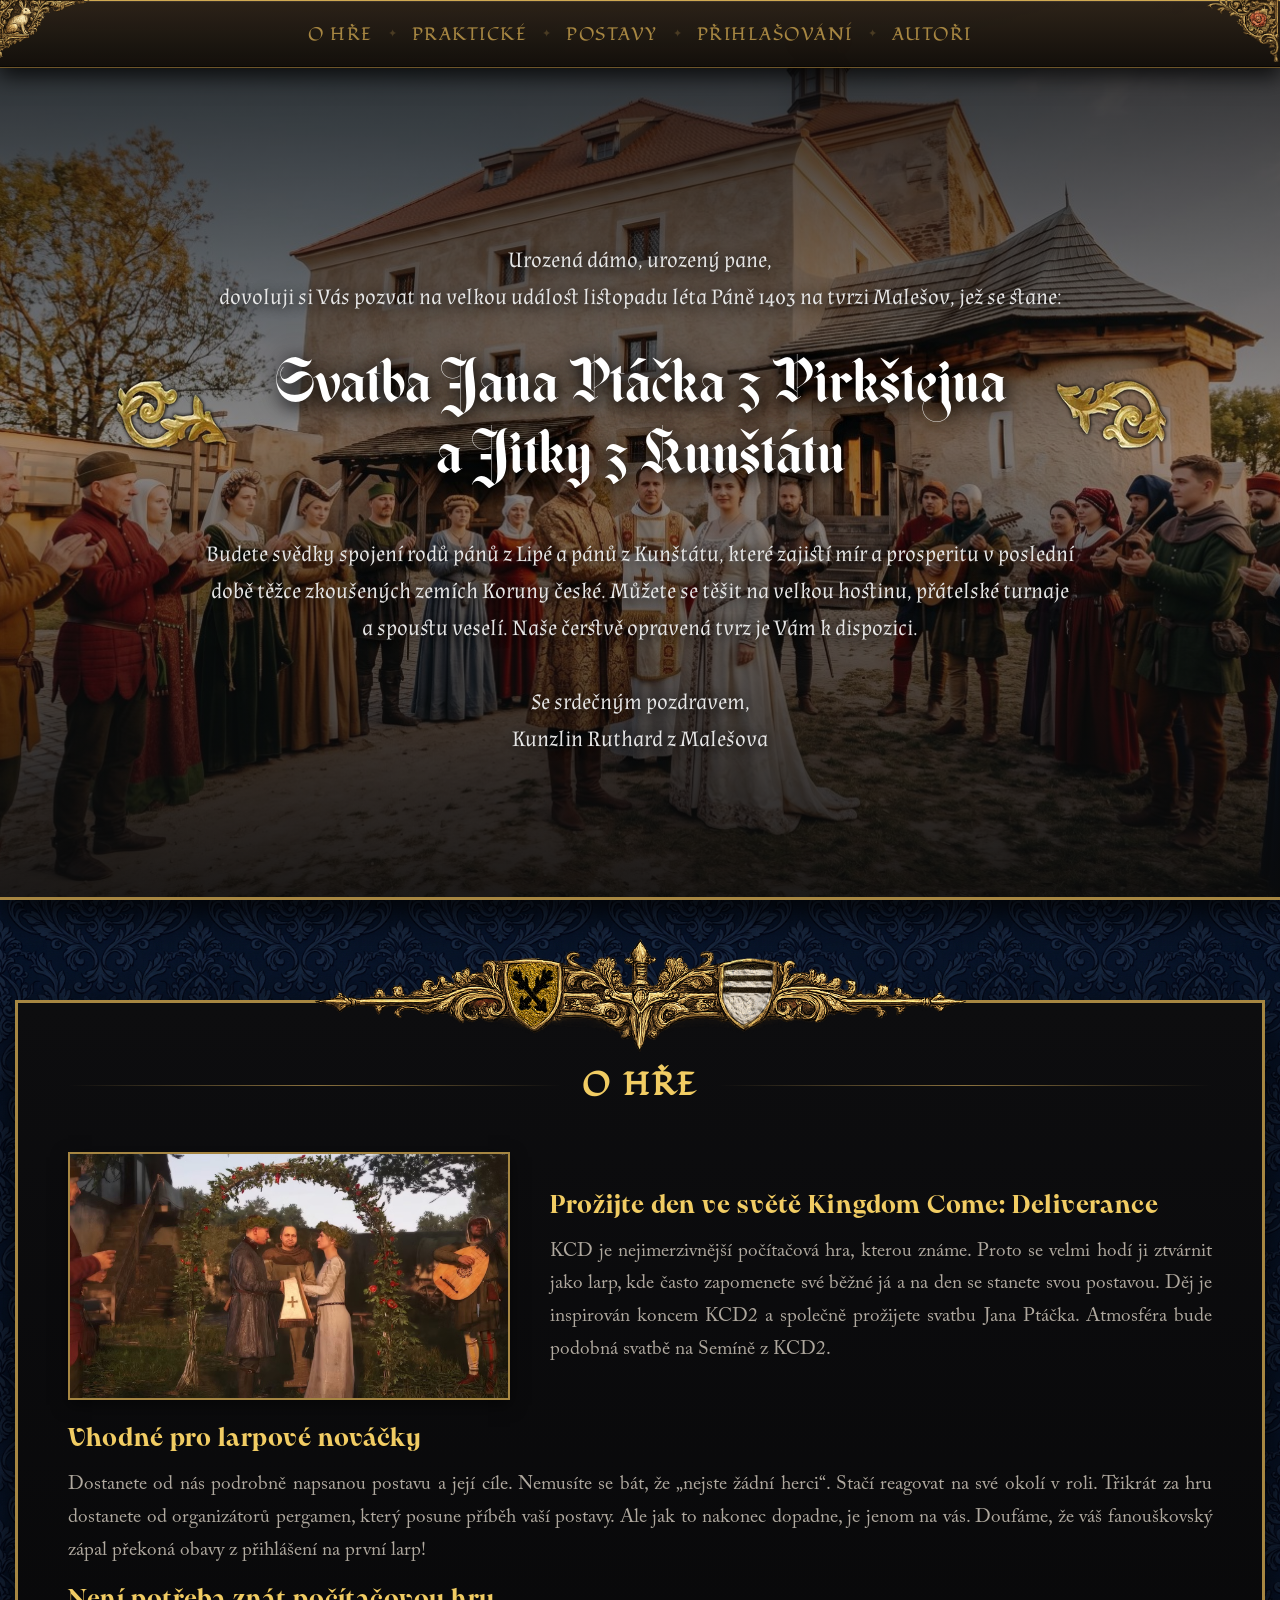
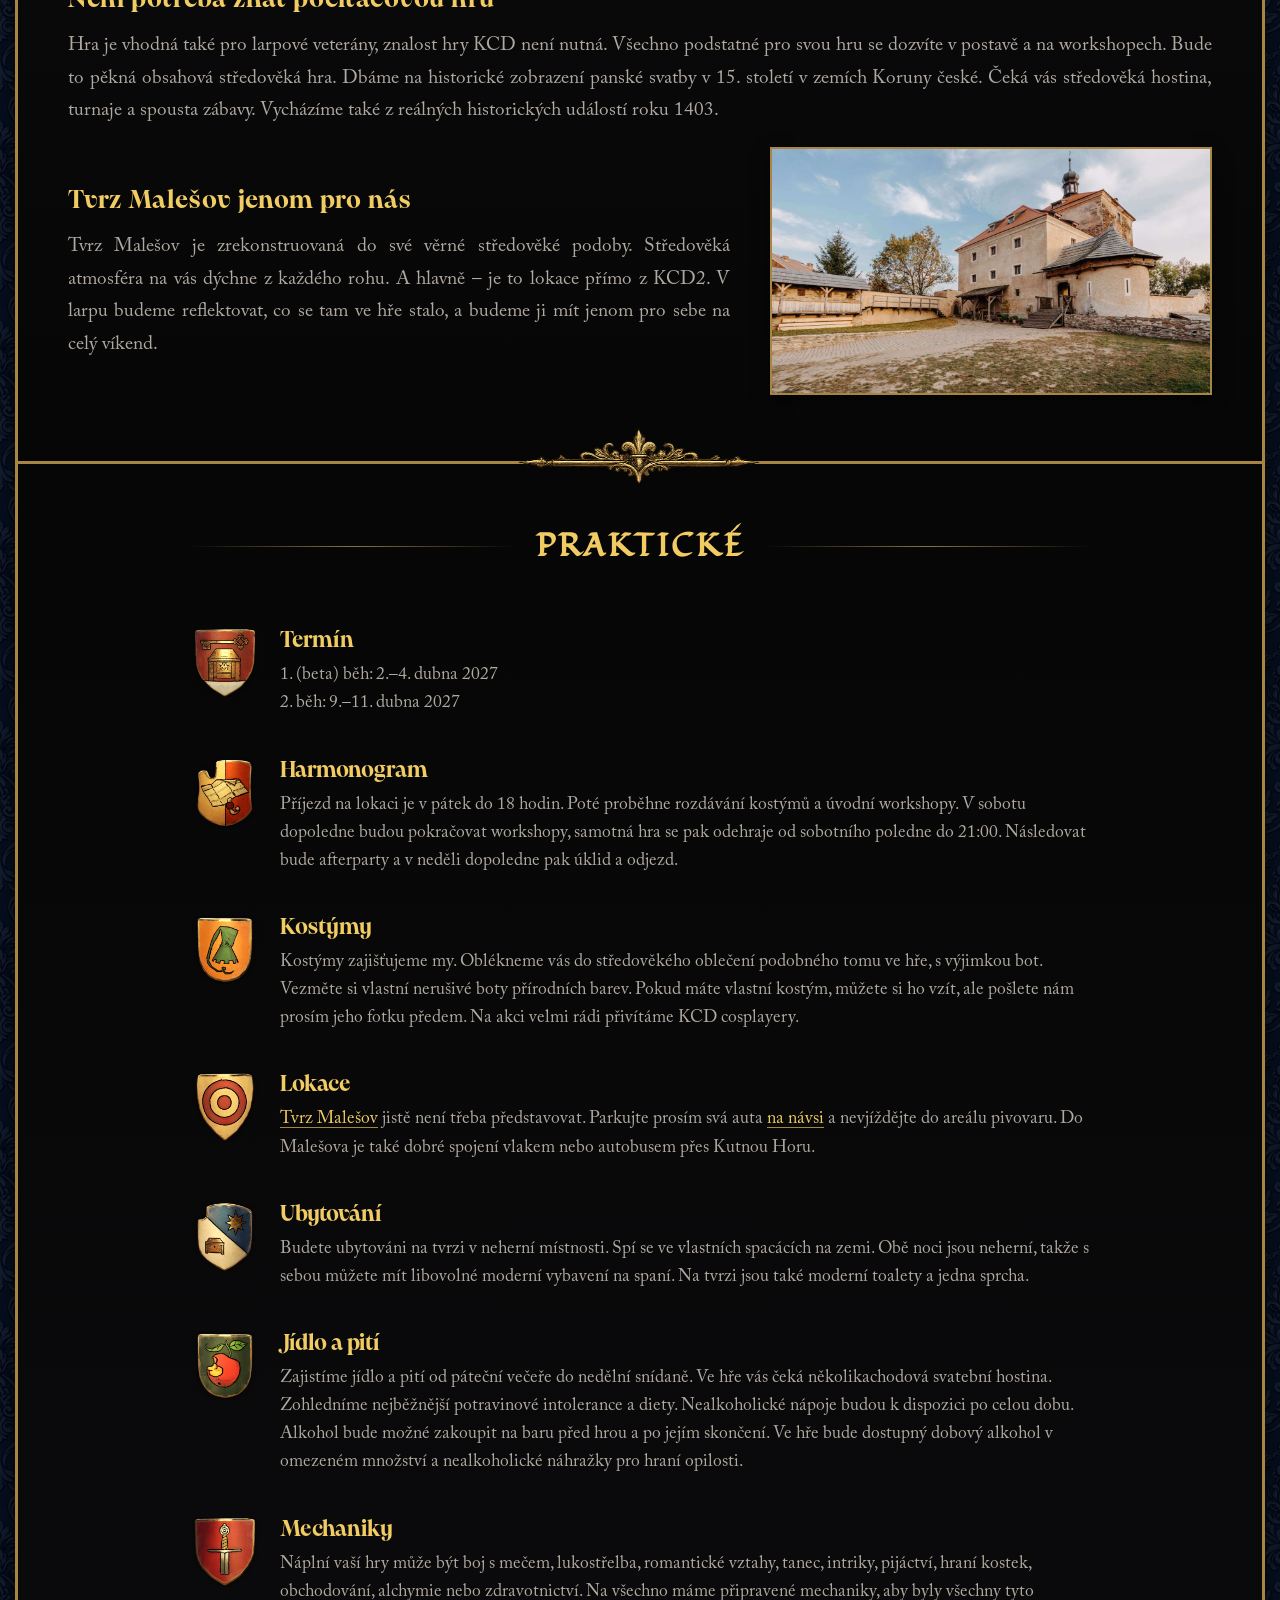
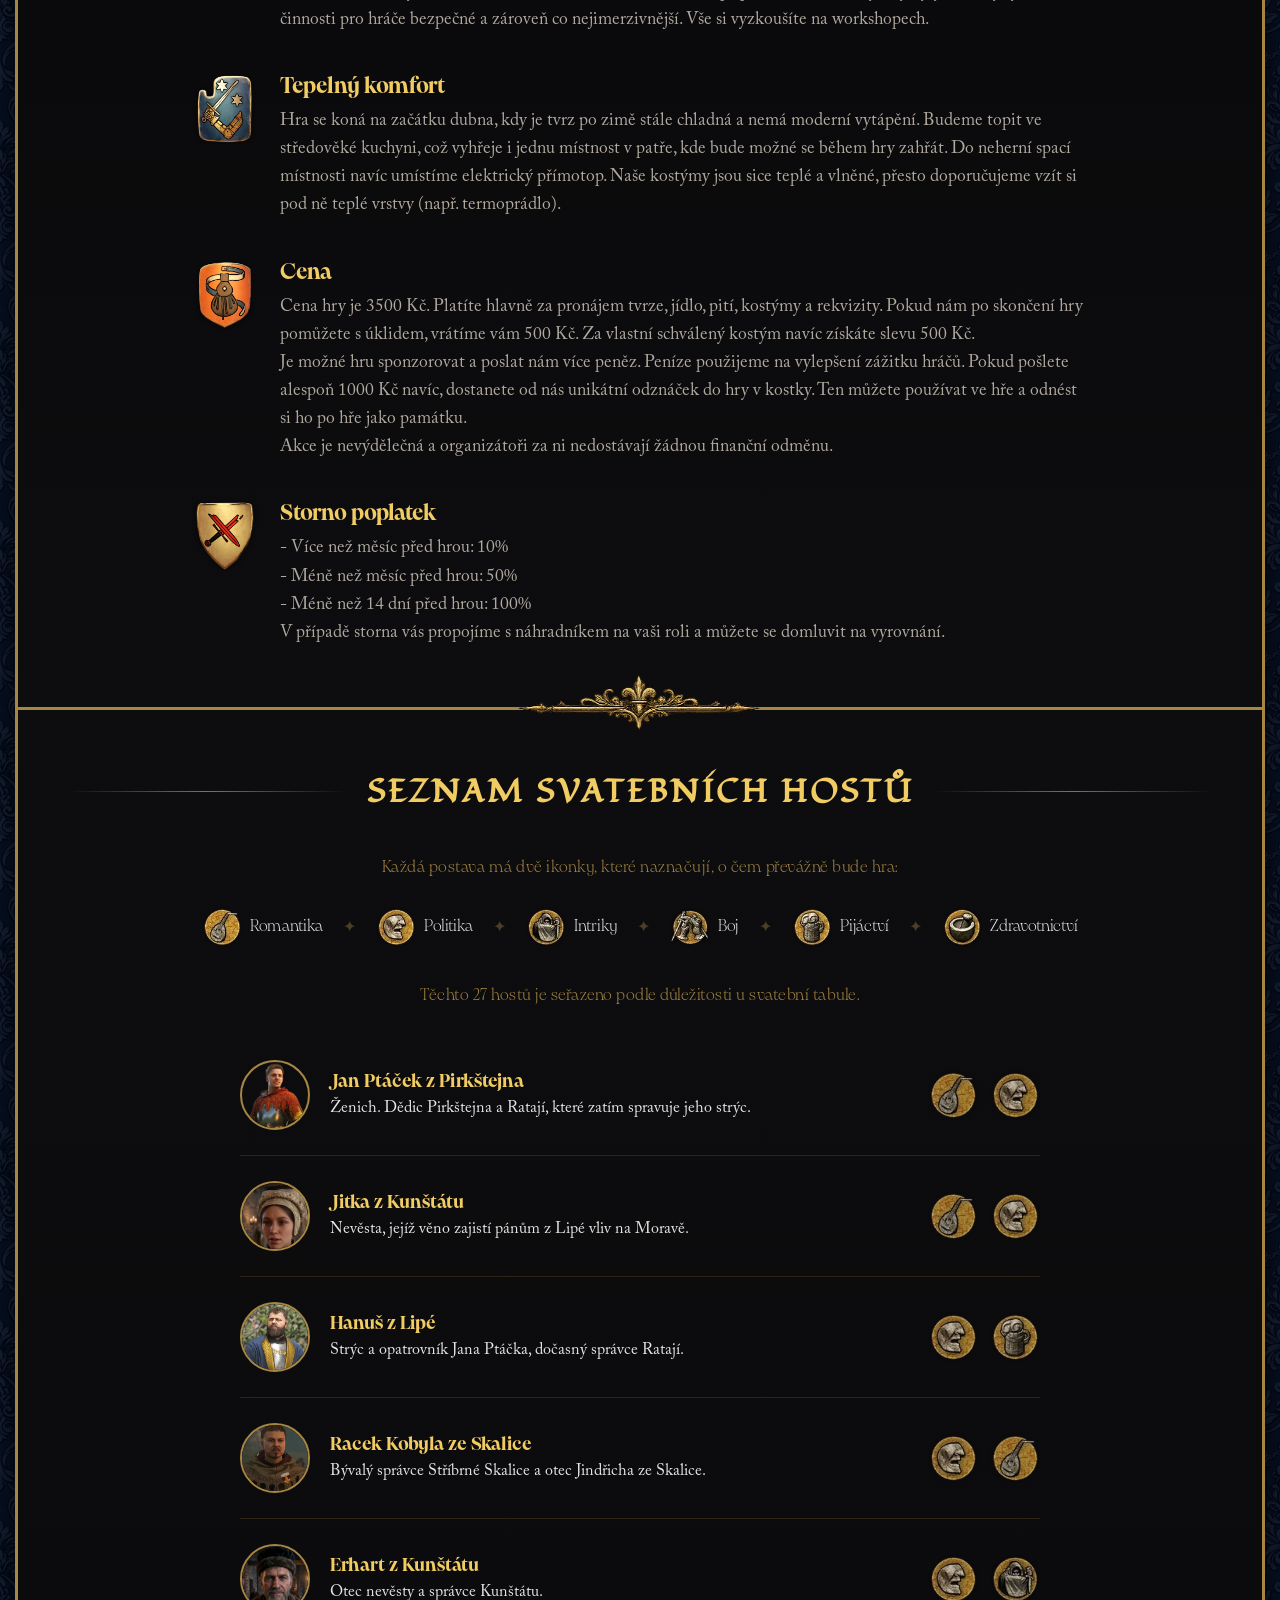
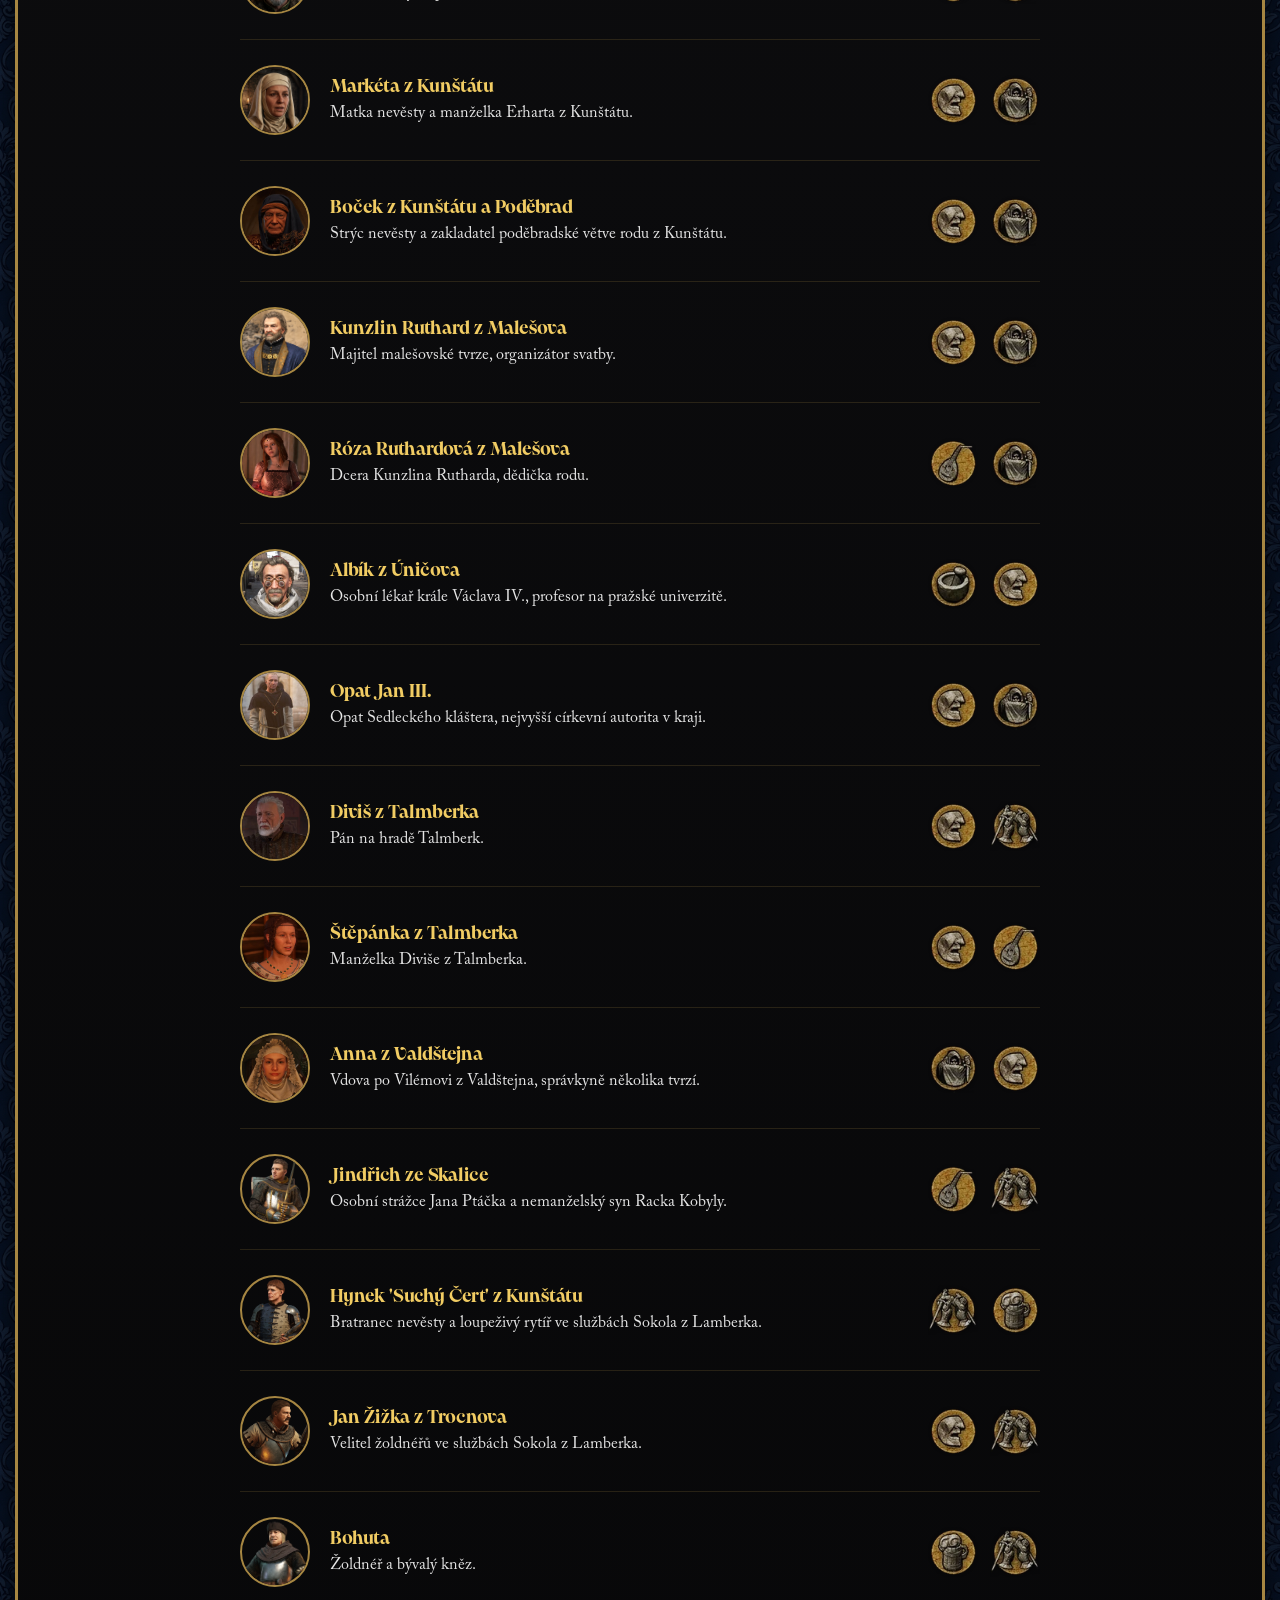
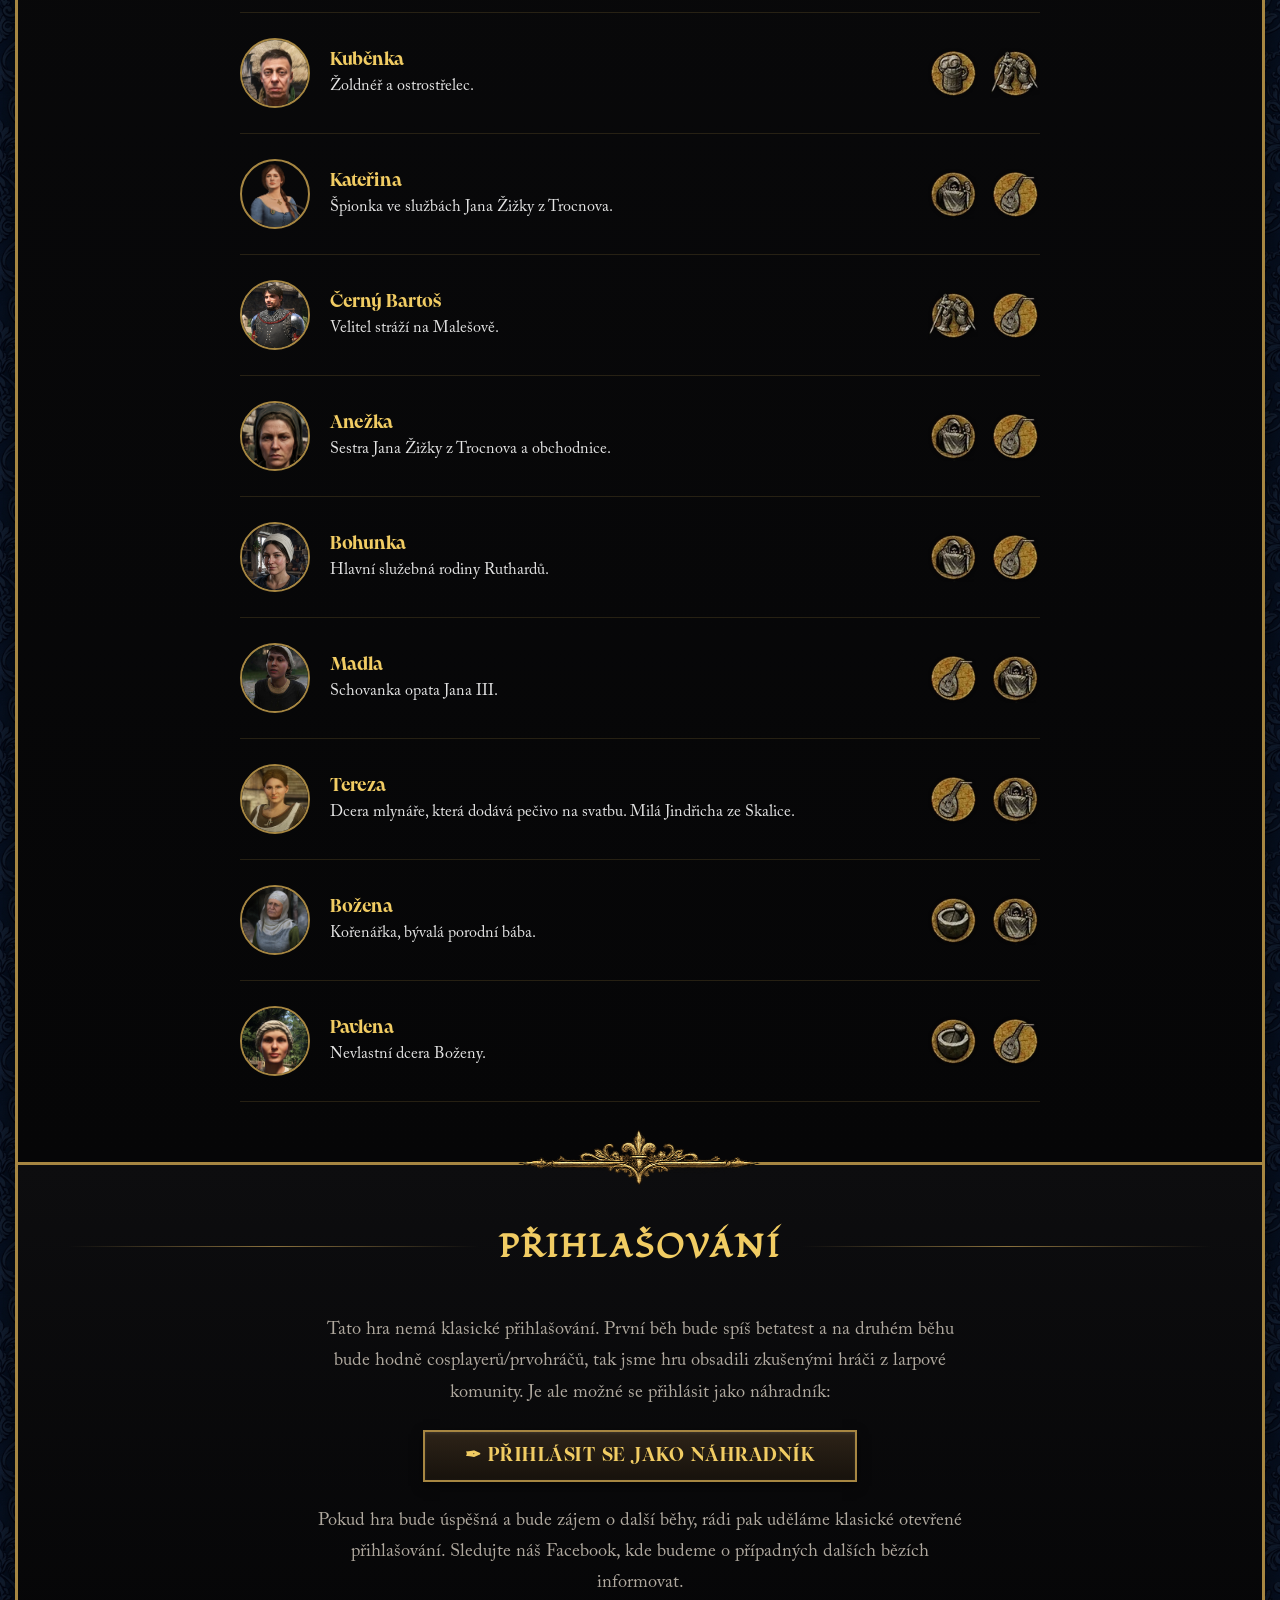
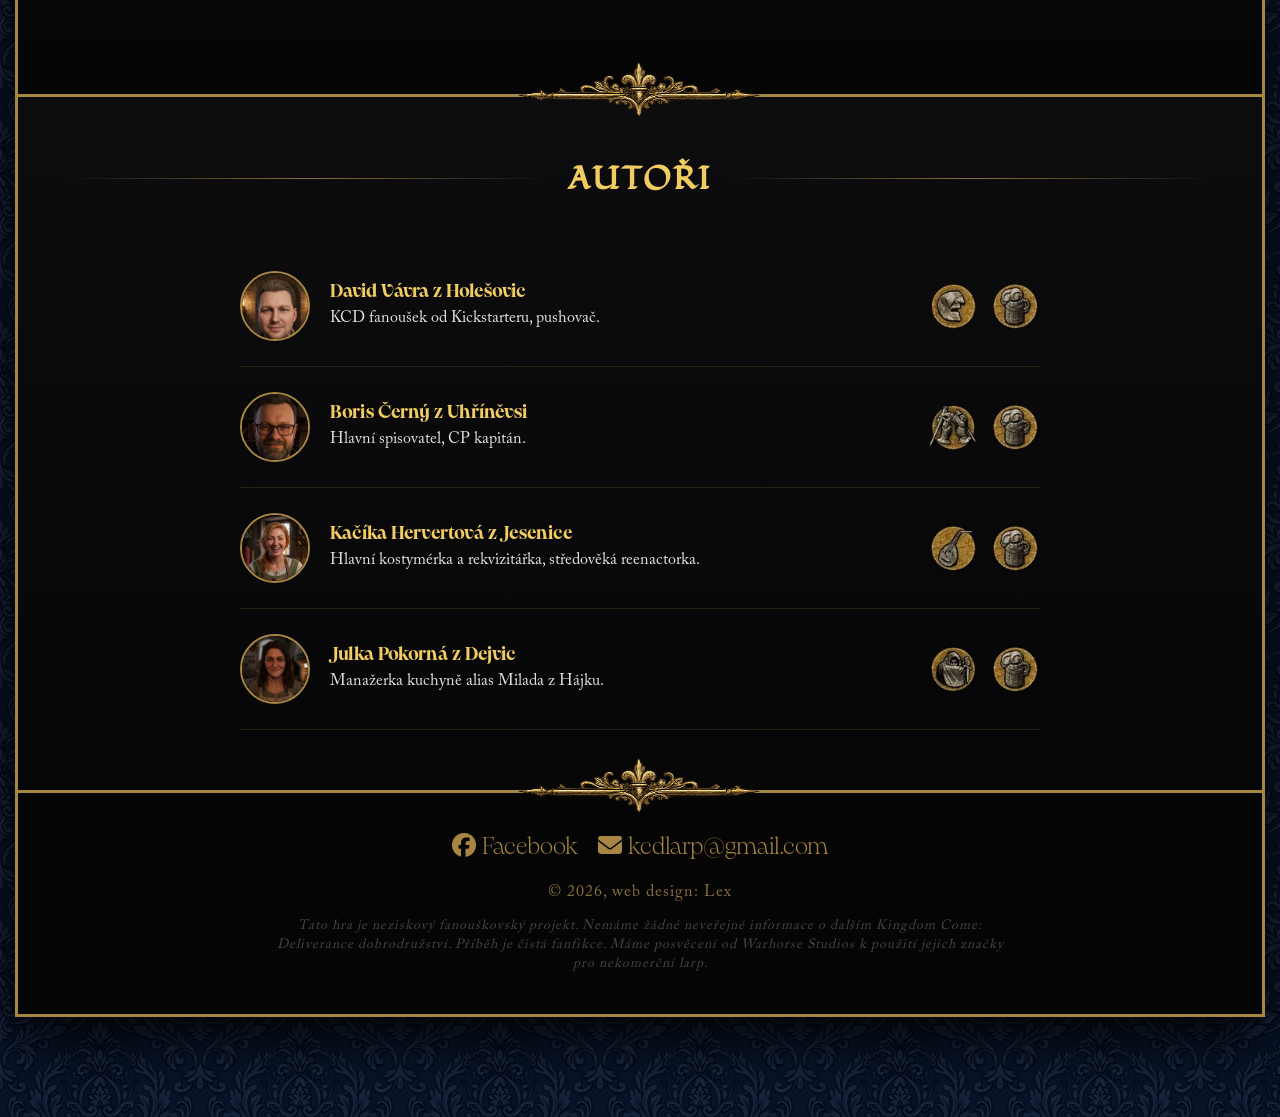
<file: public/index.html>
<!DOCTYPE html>
<html lang="cs">

<head>
    <meta charset="UTF-8">
    <meta name="viewport" content="width=device-width, initial-scale=1.0">
    <title>Svatba Jana Ptáčka z Pirkštejna a Jitky z Kunštátu | KCD larp</title>
    <link rel="icon" type="image/x-icon" href="images/favicon.ico">
    <!-- Social Media Meta Tags -->
    <meta property="og:title" content="Svatba Jana Ptáčka z Pirkštejna a Jitky z Kunštátu | KCD larp">
    <meta property="og:description"
        content="Urozená dámo, urozený pane, dovoluji si Vás pozvat na velkou událost listopadu léta Páně 1403 na tvrzi Malešov...">
    <meta property="og:image" content="https://kcdlarp.cz/images/social-image.jpg">
    <meta property="og:type" content="website">
    <meta property="og:url" content="https://kcdlarp.cz">
    <meta property="fb:pages" content="1128582050344930" />
    <meta name="twitter:card" content="summary_large_image">
    <meta name="twitter:title" content="Svatba Jana Ptáčka z Pirkštejna a Jitky z Kunštátu | KCD larp">
    <meta name="twitter:description"
        content="Urozená dámo, urozený pane, dovoluji si Vás pozvat na velkou událost listopadu léta Páně 1403 na tvrzi Malešov...">
    <meta name="twitter:image" content="images/social-image.jpg">
    <link rel="stylesheet" href="https://cdnjs.cloudflare.com/ajax/libs/font-awesome/6.5.2/css/all.min.css">
    <link rel="stylesheet" href="style.css">
    <script src="script.js" defer></script>
</head>

<body>
    <header class="hero-wedding-header">
        <div class="header-content-wrapper">
            <p class="hero-text-bottom">
                Urozená dámo, urozený pane,<br />
                dovoluji si Vás pozvat na velkou událost listopadu léta Páně 1403 na tvrzi Malešov, jež se stane:
            </p>
            <br />
            <div class="hero-title-zone">
                <span class="hero-decorator"><img src="images/left-ornament.webp"></span>
                <h1 class="main-wedding-title">
                    Svatba Jana Ptáčka z Pirkštejna<br />
                    a Jitky z Kunštátu
                </h1>
                <span class="hero-decorator"><img src="images/right-ornament.webp"></span>
            </div>
            <p class="hero-text-bottom">
                Budete svědky spojení rodů pánů z Lipé a pánů z Kunštátu, které zajistí mír a prosperitu v poslední
                době těžce zkoušených zemích Koruny české. Můžete se těšit na velkou hostinu, přátelské turnaje a&nbsp;spoustu
                veselí. Naše čerstvě opravená tvrz je Vám k dispozici. <br /><br />
                Se srdečným pozdravem,<br />
                Kunzlin Ruthard z Malešova
            </p><!--<br /><br />
            <h3 class="practical-item-title" style="font-size: 2.5em;">9.–11. dubna 2027&nbsp; ✦ &nbsp;https://kcdlarp.cz</h3> -->
        </div>
    </header>
    <nav class="game-navigation">
        <div class="nav-ornament-left">
            <img src="images/zajic-left.png" alt="">
        </div>
        <div class="nav-ornament-right">
            <img src="images/ruze-right.png" alt="">
        </div>
        <div class="nav-container-inner">
            <button class="mobile-menu-toggle" onclick="toggleMenu()">
                ☰
            </button>
            <ul class="nav-links">
                <li><a href="#o-hre">O HŘE</a></li>
                <li class="sep">✦</li>
                <li><a href="#prakticke">PRAKTICKÉ</a></li>
                <li class="sep">✦</li>
                <li><a href="#postavy">POSTAVY</a></li>
                <li class="sep">✦</li>
                <li><a href="#prihlasovani">PŘIHLAŠOVÁNÍ</a></li>
                <li class="sep">✦</li>
                <li><a href="#autori">AUTOŘI</a></li>
            </ul>
        </div>
    </nav>
    <div class="web-container">
        <section id="o-hre" class="ui-content-panel">
            <h2 class="panel-heading">O HŘE</h2>
            <div class="o-hre-wrapper">
                <div class="o-hre-image">
                    <img src="images/semine.jpg" alt="Svatba na Semíně">
                </div>
                <div class="o-hre-text">
                    <h3>Prožijte den ve světě Kingdom Come: Deliverance</h3>
                    <p>
                        KCD je nejimerzivnější počítačová hra, kterou známe. Proto se velmi hodí ji ztvárnit jako larp,
                        kde často zapomenete své běžné já a na den se stanete svou postavou. Děj je inspirován koncem KCD2 a společně prožijete svatbu Jana Ptáčka. Atmosféra bude podobná svatbě na Semíně z KCD2.
                    </p>
                </div>
            </div>
            <br />
            <div class="o-hre-wrapper">
                <div class="o-hre-text">
                    <h3>Vhodné pro larpové nováčky</h3>
                    <p>
                        Dostanete od nás podrobně napsanou postavu a její cíle. Nemusíte se bát, že „nejste žádní
                        herci“. Stačí reagovat na své okolí
                        v roli. Třikrát za hru dostanete od organizátorů pergamen, který posune příběh vaší postavy.
                        Ale jak to nakonec dopadne, je jenom na vás. Doufáme, že váš fanouškovský zápal překoná obavy z
                        přihlášení na první larp!
                    </p>
                </div>
            </div>
            <br />
            <div class="o-hre-wrapper">
                <div class="o-hre-text">
                    <h3>Není potřeba znát počítačovou hru</h3>
                    <p>
                        Hra je vhodná také pro larpové veterány, znalost hry KCD není nutná. Všechno podstatné pro svou
                        hru se dozvíte v postavě a na workshopech. Bude to pěkná obsahová středověká hra. Dbáme na
                        historické zobrazení panské svatby v 15. století v zemích Koruny české. Čeká vás středověká
                        hostina, turnaje a spousta zábavy. Vycházíme také z
                        reálných historických událostí roku 1403.
                    </p>
                </div>
            </div>
            <br />
            <div class="o-hre-wrapper">
                <div class="o-hre-text">
                    <h3>Tvrz Malešov jenom pro nás</h3>
                    <p>
                        Tvrz Malešov je zrekonstruovaná do své věrné středověké podoby. Středověká atmosféra na vás
                        dýchne z každého rohu. A hlavně – je to lokace přímo z KCD2. V larpu budeme reflektovat, co se
                        tam ve hře stalo, a budeme ji mít jenom pro sebe na celý víkend.
                    </p>
                </div>
                <div class="o-hre-image">
                    <img src="images/tvrz.jpg" alt="Tvrz Malešov">
                </div>
            </div>
        </section>
        <section id="prakticke" class="ui-content-panel">
            <div class="prakticke-content-wrapper">
                <h2 class="panel-heading">PRAKTICKÉ</h2>
                <div class="prakticke-list">
                    <div class="practical-item-row">
                        <div class="practical-icon-wrapper"><img src="images/prakticke/termin.png"
                                class="practical-icon"></div>
                        <div>
                            <h3 class="practical-item-title">Termín</h3>
                            <p class="practical-item-desc">
                                1. (beta) běh: 2.–4. dubna 2027<br />
                                2. běh: 9.–11. dubna 2027<br />
                            </p>
                        </div>
                    </div>
                    <div class="practical-item-row">
                        <div class="practical-icon-wrapper"><img src="images/prakticke/harmonogram.png"
                                class="practical-icon">
                        </div>
                        <div>
                            <h3 class="practical-item-title">Harmonogram</h3>
                            <p class="practical-item-desc">
                                Příjezd na lokaci je v pátek do 18 hodin. Poté proběhne rozdávání kostýmů a úvodní workshopy. V
                                sobotu dopoledne budou pokračovat workshopy, samotná hra se pak odehraje od sobotního poledne do 21:00.
                                Následovat bude afterparty a v neděli dopoledne pak úklid a odjezd.
                            </p>
                        </div>
                    </div>
                    <div class="practical-item-row">
                        <div class="practical-icon-wrapper"><img src="images/prakticke/kostymy.png"
                                class="practical-icon"></div>
                        <div>
                            <h3 class="practical-item-title">Kostýmy</h3>
                            <p class="practical-item-desc">
                                Kostýmy zajišťujeme my. Oblékneme vás do středověkého oblečení podobného tomu ve hře, s výjimkou bot.
                                Vezměte si vlastní nerušivé boty přírodních barev. Pokud máte vlastní kostým, můžete si
                                ho vzít, ale pošlete nám prosím jeho fotku předem. Na akci velmi rádi přivítáme KCD cosplayery.
                            </p>
                        </div>
                    </div>
                    <div class="practical-item-row">
                        <div class="practical-icon-wrapper"><img src="images/prakticke/lokace.png"
                                class="practical-icon"></div>
                        <div>
                            <h3 class="practical-item-title">Lokace</h3>
                            <p class="practical-item-desc">
                                <a href="https://maps.app.goo.gl/pV5zU6SFNLtd8CBL6" target="_blank">Tvrz Malešov</a>
                                jistě není třeba představovat. Parkujte prosím svá auta <a
                                    href="https://maps.app.goo.gl/USBMy13oNoXPVHTi6" target="_blank">na návsi</a> a
                                nevjíždějte do areálu pivovaru. Do Malešova je také dobré spojení vlakem nebo autobusem přes
                                Kutnou Horu.
                            </p>
                        </div>
                    </div>
                    <div class="practical-item-row">
                        <div class="practical-icon-wrapper"><img src="images/prakticke/ubytovani.png"
                                class="practical-icon">
                        </div>
                        <div>
                            <h3 class="practical-item-title">Ubytování</h3>
                            <p class="practical-item-desc">
                                Budete ubytováni na tvrzi v neherní místnosti. Spí se ve vlastních spacácích na zemi. Obě
                                noci jsou neherní, takže s sebou můžete mít libovolné moderní vybavení na spaní. Na tvrzi jsou
                                také moderní toalety a jedna sprcha.
                            </p>
                        </div>
                    </div>
                    <div class="practical-item-row">
                        <div class="practical-icon-wrapper"><img src="images/prakticke/jidlo.png"
                                class="practical-icon"></div>
                        <div>
                            <h3 class="practical-item-title">Jídlo a pití</h3>
                            <p class="practical-item-desc">
                                Zajistíme jídlo a pití od páteční večeře do nedělní snídaně. Ve hře vás čeká
                                několikachodová svatební hostina. Zohledníme nejběžnější potravinové intolerance a diety.
                                Nealkoholické nápoje budou k dispozici po celou dobu. Alkohol bude možné zakoupit na baru před
                                hrou a po jejím skončení. Ve hře bude dostupný dobový alkohol v omezeném množství a nealkoholické náhražky pro hraní opilosti.
                            </p>
                        </div>
                    </div>
                    <div class="practical-item-row">
                        <div class="practical-icon-wrapper"><img src="images/prakticke/mechaniky.png"
                                class="practical-icon">
                        </div>
                        <div>
                            <h3 class="practical-item-title">Mechaniky</h3>
                            <p class="practical-item-desc">
                                Náplní vaší hry může být boj s mečem, lukostřelba, romantické vztahy, tanec,
                                intriky,
                                pijáctví, hraní kostek, obchodování, alchymie nebo zdravotnictví. Na všechno máme
                                připravené mechaniky, aby byly všechny tyto činnosti pro hráče bezpečné a zároveň co
                                nejimerzivnější. Vše si vyzkoušíte na workshopech.
                            </p>
                        </div>
                    </div>
                    <div class="practical-item-row">
                        <div class="practical-icon-wrapper"><img src="images/prakticke/zima.png" class="practical-icon">
                        </div>
                        <div>
                            <h3 class="practical-item-title">Tepelný komfort</h3>
                            <p class="practical-item-desc">
                                Hra se koná na začátku dubna, kdy je tvrz po zimě stále chladná a nemá moderní
                                vytápění. Budeme topit ve středověké kuchyni, což vyhřeje i jednu místnost v patře,
                                kde bude možné se během hry zahřát. Do neherní spací místnosti navíc umístíme elektrický
                                přímotop. Naše kostýmy jsou sice teplé a vlněné, přesto doporučujeme vzít si pod ně teplé vrstvy (např. termoprádlo).
                            </p>
                        </div>
                    </div>
                    <div class="practical-item-row">
                        <div class="practical-icon-wrapper"><img src="images/prakticke/cena.png" class="practical-icon">
                        </div>
                        <div>
                            <h3 class="practical-item-title">Cena</h3>
                            <p class="practical-item-desc">
                                Cena hry je 3500 Kč. Platíte hlavně za pronájem tvrze, jídlo, pití, kostýmy a rekvizity.
                                Pokud nám po skončení hry pomůžete s úklidem, vrátíme vám 500 Kč. Za vlastní schválený kostým navíc získáte slevu 500 Kč.<br />
                                Je možné hru sponzorovat a poslat nám více peněz. Peníze použijeme na vylepšení zážitku hráčů. Pokud pošlete alespoň 1000 Kč navíc, dostanete od nás unikátní odznáček do hry v kostky. Ten můžete používat ve hře a odnést si ho po hře jako památku.<br />
                                Akce je nevýdělečná a organizátoři za ni nedostávají žádnou finanční odměnu.
                            </p>
                        </div>
                    </div>
                    <div class="practical-item-row">
                        <div class="practical-icon-wrapper"><img src="images/prakticke/storno.png"
                                class="practical-icon"></div>
                        <div>
                            <h3 class="practical-item-title">Storno poplatek</h3>
                            <p class="practical-item-desc">
                                - Více než měsíc před hrou: 10%<br />
                                - Méně než měsíc před hrou: 50%<br />
                                - Méně než 14 dní před hrou: 100%<br />
                                V případě storna vás propojíme s náhradníkem na vaši roli a můžete se domluvit na vyrovnání.
                            </p>
                        </div>
                    </div>
                </div>
            </div>
        </section>
        <section id="postavy" class="ui-content-panel">
            <h2 class="panel-heading">SEZNAM SVATEBNÍCH HOSTŮ</h2>
            <p class="postavy-subtitle">
                Každá postava má dvě ikonky, které naznačují, o čem převážně bude hra:
            </p>
            <div class="postavy-tags-container">
                <div class="character-tag"><img src="images/o-cem/romantika.webp" class="character-tag-img"> Romantika
                </div>
                <span class="star-separator">✦</span>
                <div class="character-tag"><img src="images/o-cem/politika.webp" class="character-tag-img"> Politika
                </div>
                <span class="star-separator">✦</span>
                <div class="character-tag"><img src="images/o-cem/intriky.webp" class="character-tag-img"> Intriky</div>
                <span class="star-separator">✦</span>
                <div class="character-tag"><img src="images/o-cem/boj.webp" class="character-tag-img"> Boj</div>
                <span class="star-separator">✦</span>
                <div class="character-tag"><img src="images/o-cem/pijactvi.webp" class="character-tag-img"> Pijáctví
                </div>
                <span class="star-separator">✦</span>
                <div class="character-tag"><img src="images/o-cem/zdravotnictvi.webp" class="character-tag-img">
                    Zdravotnictví
                </div>
            </div>
            <p class="postavy-subtitle">
                Těchto 27 hostů je seřazeno podle důležitosti u svatební tabule.
            </p>
            <div class="centered-list-container">
                <div class="list-row-item">
                    <div class="portrait-circle">
                        <img src="images/postavy/ptacek.png" alt="Jan Ptáček" class="portrait-img">
                    </div>
                    <div class="flex-grow-item">
                        <h3 class="row-item-title">Jan Ptáček z Pirkštejna</h3>
                        <p class="character-desc">Ženich. Dědic Pirkštejna a Ratají, které zatím spravuje jeho strýc.
                        </p>
                    </div>
                    <div class="character-badges">
                        <img src="images/o-cem/romantika.webp" title="Romantika" class="character-badge-img">
                        <img src="images/o-cem/politika.webp" title="Politika" class="character-badge-img">
                    </div>
                </div>
                <div class="list-row-item">
                    <div class="portrait-circle">
                        <img src="images/postavy/jitka.png" alt="Jitka z Kunštátu" class="portrait-img">
                    </div>
                    <div class="flex-grow-item">
                        <h3 class="row-item-title">Jitka z Kunštátu</h3>
                        <p class="character-desc">Nevěsta, jejíž věno zajistí pánům z Lipé vliv na Moravě.</p>
                    </div>
                    <div class="character-badges">
                        <img src="images/o-cem/romantika.webp" title="Romantika" class="character-badge-img">
                        <img src="images/o-cem/politika.webp" title="Politika" class="character-badge-img">
                    </div>
                </div>
                <div class="list-row-item">
                    <div class="portrait-circle">
                        <img src="images/postavy/hanus.png" alt="Hanuš z Lipé" class="portrait-img">
                    </div>
                    <div class="flex-grow-item">
                        <h3 class="row-item-title">Hanuš z Lipé</h3>
                        <p class="character-desc">Strýc a opatrovník Jana Ptáčka, dočasný správce Ratají.</p>
                    </div>
                    <div class="character-badges">
                        <img src="images/o-cem/politika.webp" title="Politika" class="character-badge-img">
                        <img src="images/o-cem/pijactvi.webp" title="Pijáctví" class="character-badge-img">
                    </div>
                </div>
                <div class="list-row-item">
                    <div class="portrait-circle">
                        <img src="images/postavy/racek.png" alt="Racek Kobyla" class="portrait-img">
                    </div>
                    <div class="flex-grow-item">
                        <h3 class="row-item-title">Racek Kobyla ze Skalice</h3>
                        <p class="character-desc">Bývalý správce Stříbrné Skalice a otec Jindřicha ze Skalice.</p>
                    </div>
                    <div class="character-badges">
                        <img src="images/o-cem/politika.webp" title="Politika" class="character-badge-img">
                        <img src="images/o-cem/romantika.webp" title="Romantika" class="character-badge-img">
                    </div>
                </div>
                <div class="list-row-item">
                    <div class="portrait-circle">
                        <img src="images/postavy/erhart.png" alt="Erhart z Kunštátu" class="portrait-img">
                    </div>
                    <div class="flex-grow-item">
                        <h3 class="row-item-title">Erhart z Kunštátu</h3>
                        <p class="character-desc">Otec nevěsty a správce Kunštátu.</p>
                    </div>
                    <div class="character-badges">
                        <img src="images/o-cem/politika.webp" title="Politika" class="character-badge-img">
                        <img src="images/o-cem/intriky.webp" title="Intriky" class="character-badge-img">
                    </div>
                </div>

                <div class="list-row-item">
                    <div class="portrait-circle">
                        <img src="images/postavy/marketa.png" alt="Markéta z Kunštátu" class="portrait-img">
                    </div>
                    <div class="flex-grow-item">
                        <h3 class="row-item-title">Markéta z Kunštátu</h3>
                        <p class="character-desc">Matka nevěsty a manželka Erharta z Kunštátu.</p>
                    </div>
                    <div class="character-badges">
                        <img src="images/o-cem/politika.webp" title="Politika" class="character-badge-img">
                        <img src="images/o-cem/intriky.webp" title="Intriky" class="character-badge-img">
                    </div>
                </div>
                <div class="list-row-item">
                    <div class="portrait-circle">
                        <img src="images/postavy/bocek.png" alt="Boček z Kunštátu a Poděbrad" class="portrait-img">
                    </div>
                    <div class="flex-grow-item">
                        <h3 class="row-item-title">Boček z Kunštátu a Poděbrad</h3>
                        <p class="character-desc">Strýc nevěsty a zakladatel poděbradské větve rodu z Kunštátu.</p>
                    </div>
                    <div class="character-badges">
                        <img src="images/o-cem/politika.webp" title="Politika" class="character-badge-img">
                        <img src="images/o-cem/intriky.webp" title="Intriky" class="character-badge-img">
                    </div>
                </div>
                <div class="list-row-item">
                    <div class="portrait-circle">
                        <img src="images/postavy/kunzlin.png" alt="Kunzlin Ruthard z Malešova" class="portrait-img">
                    </div>
                    <div class="flex-grow-item">
                        <h3 class="row-item-title">Kunzlin Ruthard z Malešova</h3>
                        <p class="character-desc">Majitel malešovské tvrze, organizátor svatby.</p>
                    </div>
                    <div class="character-badges">
                        <img src="images/o-cem/politika.webp" title="Politika" class="character-badge-img">
                        <img src="images/o-cem/intriky.webp" title="Intriky" class="character-badge-img">
                    </div>
                </div>
                <div class="list-row-item">
                    <div class="portrait-circle">
                        <img src="images/postavy/roza.png" alt="Róza Ruthardová z Malešova" class="portrait-img">
                    </div>
                    <div class="flex-grow-item">
                        <h3 class="row-item-title">Róza Ruthardová z Malešova</h3>
                        <p class="character-desc">Dcera Kunzlina Rutharda, dědička rodu.</p>
                    </div>
                    <div class="character-badges">
                        <img src="images/o-cem/romantika.webp" title="Romantika" class="character-badge-img">
                        <img src="images/o-cem/intriky.webp" title="Intriky" class="character-badge-img">
                    </div>
                </div>
                <div class="list-row-item">
                    <div class="portrait-circle">
                        <img src="images/postavy/albik.png" alt="Albík z Úničova" class="portrait-img">
                    </div>
                    <div class="flex-grow-item">
                        <h3 class="row-item-title">Albík z Úničova</h3>
                        <p class="character-desc">Osobní lékař krále Václava IV., profesor na pražské univerzitě.</p>
                    </div>
                    <div class="character-badges">
                        <img src="images/o-cem/zdravotnictvi.webp" title="Zdravotnictví" class="character-badge-img">
                        <img src="images/o-cem/politika.webp" title="Politika" class="character-badge-img">
                    </div>
                </div>
                <div class="list-row-item">
                    <div class="portrait-circle">
                        <img src="images/postavy/jan.png" alt="Opat Jan III." class="portrait-img">
                    </div>
                    <div class="flex-grow-item">
                        <h3 class="row-item-title">Opat Jan III.</h3>
                        <p class="character-desc">Opat Sedleckého kláštera, nejvyšší církevní autorita v kraji.</p>
                    </div>
                    <div class="character-badges">
                        <img src="images/o-cem/politika.webp" title="Politika" class="character-badge-img">
                        <img src="images/o-cem/intriky.webp" title="Intriky" class="character-badge-img">
                    </div>
                </div>
                <div class="list-row-item">
                    <div class="portrait-circle">
                        <img src="images/postavy/divis.png" alt="Diviš z Talmberka" class="portrait-img">
                    </div>
                    <div class="flex-grow-item">
                        <h3 class="row-item-title">Diviš z Talmberka</h3>
                        <p class="character-desc">Pán na hradě Talmberk.</p>
                    </div>
                    <div class="character-badges">
                        <img src="images/o-cem/politika.webp" title="Politika" class="character-badge-img">
                        <img src="images/o-cem/boj.webp" title="Boj" class="character-badge-img">
                    </div>
                </div>
                <div class="list-row-item">
                    <div class="portrait-circle">
                        <img src="images/postavy/stepanka.png" alt="Štěpánka z Talmberka" class="portrait-img">
                    </div>
                    <div class="flex-grow-item">
                        <h3 class="row-item-title">Štěpánka z Talmberka</h3>
                        <p class="character-desc">Manželka Diviše z Talmberka.</p>
                    </div>
                    <div class="character-badges">
                        <img src="images/o-cem/politika.webp" title="Politika" class="character-badge-img">
                        <img src="images/o-cem/romantika.webp" title="Romantika" class="character-badge-img">
                    </div>
                </div>
                <div class="list-row-item">
                    <div class="portrait-circle">
                        <img src="images/postavy/anna.png" alt="Anna z Valdštejna" class="portrait-img">
                    </div>
                    <div class="flex-grow-item">
                        <h3 class="row-item-title">Anna z Valdštejna</h3>
                        <p class="character-desc">Vdova po Vilémovi z Valdštejna, správkyně několika tvrzí.</p>
                    </div>
                    <div class="character-badges">
                        <img src="images/o-cem/intriky.webp" title="Intriky" class="character-badge-img">
                        <img src="images/o-cem/politika.webp" title="Politika" class="character-badge-img">
                    </div>
                </div>
                <div class="list-row-item">
                    <div class="portrait-circle">
                        <img src="images/postavy/jindra.png" alt="Jindřich ze Skalice" class="portrait-img">
                    </div>
                    <div class="flex-grow-item">
                        <h3 class="row-item-title">Jindřich ze Skalice</h3>
                        <p class="character-desc">Osobní strážce Jana Ptáčka a nemanželský syn Racka Kobyly.</p>
                    </div>
                    <div class="character-badges">
                        <img src="images/o-cem/romantika.webp" title="Romantika" class="character-badge-img">
                        <img src="images/o-cem/boj.webp" title="Boj" class="character-badge-img">
                    </div>
                </div>
                <div class="list-row-item">
                    <div class="portrait-circle">
                        <img src="images/postavy/cert.png" alt="Hynek 'Suchý Čert' z Kunštátu" class="portrait-img">
                    </div>
                    <div class="flex-grow-item">
                        <h3 class="row-item-title">Hynek 'Suchý Čert' z Kunštátu</h3>
                        <p class="character-desc">Bratranec nevěsty a loupeživý rytíř ve službách Sokola z Lamberka.</p>
                    </div>
                    <div class="character-badges">
                        <img src="images/o-cem/boj.webp" title="Boj" class="character-badge-img">
                        <img src="images/o-cem/pijactvi.webp" title="Pijáctví" class="character-badge-img">
                    </div>
                </div>
                <div class="list-row-item">
                    <div class="portrait-circle">
                        <img src="images/postavy/zizka.png" alt="Jan Žižka z Trocnova" class="portrait-img">
                    </div>
                    <div class="flex-grow-item">
                        <h3 class="row-item-title">Jan Žižka z Trocnova</h3>
                        <p class="character-desc">Velitel žoldnéřů ve službách Sokola z Lamberka.</p>
                    </div>
                    <div class="character-badges">
                        <img src="images/o-cem/politika.webp" title="Politika" class="character-badge-img">
                        <img src="images/o-cem/boj.webp" title="Boj" class="character-badge-img">
                    </div>
                </div>
                <div class="list-row-item">
                    <div class="portrait-circle">
                        <img src="images/postavy/bohuta.png" alt="Bohuta" class="portrait-img">
                    </div>
                    <div class="flex-grow-item">
                        <h3 class="row-item-title">Bohuta</h3>
                        <p class="character-desc">Žoldnéř a bývalý kněz.</p>
                    </div>
                    <div class="character-badges">
                        <img src="images/o-cem/pijactvi.webp" title="Pijáctví" class="character-badge-img">
                        <img src="images/o-cem/boj.webp" title="Boj" class="character-badge-img">
                    </div>
                </div>
                <div class="list-row-item">
                    <div class="portrait-circle">
                        <img src="images/postavy/kubenka.png" alt="Kuběnka" class="portrait-img">
                    </div>
                    <div class="flex-grow-item">
                        <h3 class="row-item-title">Kuběnka</h3>
                        <p class="character-desc">Žoldnéř a ostrostřelec.</p>
                    </div>
                    <div class="character-badges">
                        <img src="images/o-cem/pijactvi.webp" title="Pijáctví" class="character-badge-img">
                        <img src="images/o-cem/boj.webp" title="Boj" class="character-badge-img">
                    </div>
                </div>
                <div class="list-row-item">
                    <div class="portrait-circle">
                        <img src="images/postavy/katerina.png" alt="Kateřina" class="portrait-img">
                    </div>
                    <div class="flex-grow-item">
                        <h3 class="row-item-title">Kateřina</h3>
                        <p class="character-desc">Špionka ve službách Jana Žižky z Trocnova.</p>
                    </div>
                    <div class="character-badges">
                        <img src="images/o-cem/intriky.webp" title="Intriky" class="character-badge-img">
                        <img src="images/o-cem/romantika.webp" title="Romantika" class="character-badge-img">
                    </div>
                </div>
                <div class="list-row-item">
                    <div class="portrait-circle">
                        <img src="images/postavy/bartos.png" alt="Černý Bartoš" class="portrait-img">
                    </div>
                    <div class="flex-grow-item">
                        <h3 class="row-item-title">Černý Bartoš</h3>
                        <p class="character-desc">Velitel stráží na Malešově.</p>
                    </div>
                    <div class="character-badges">
                        <img src="images/o-cem/boj.webp" title="Boj" class="character-badge-img">
                        <img src="images/o-cem/romantika.webp" title="Romantika" class="character-badge-img">
                    </div>
                </div>
                <div class="list-row-item">
                    <div class="portrait-circle">
                        <img src="images/postavy/anezka.png" alt="Anežka" class="portrait-img">
                    </div>
                    <div class="flex-grow-item">
                        <h3 class="row-item-title">Anežka</h3>
                        <p class="character-desc">Sestra Jana Žižky z Trocnova a obchodnice.</p>
                    </div>
                    <div class="character-badges">
                        <img src="images/o-cem/intriky.webp" title="Intriky" class="character-badge-img">
                        <img src="images/o-cem/romantika.webp" title="Romantika" class="character-badge-img">
                    </div>
                </div>
                <div class="list-row-item">
                    <div class="portrait-circle">
                        <img src="images/postavy/bohunka.png" alt="Bohunka" class="portrait-img">
                    </div>
                    <div class="flex-grow-item">
                        <h3 class="row-item-title">Bohunka</h3>
                        <p class="character-desc">Hlavní služebná rodiny Ruthardů.</p>
                    </div>
                    <div class="character-badges">
                        <img src="images/o-cem/intriky.webp" title="Intriky" class="character-badge-img">
                        <img src="images/o-cem/romantika.webp" title="Romantika" class="character-badge-img">
                    </div>
                </div>
                <div class="list-row-item">
                    <div class="portrait-circle">
                        <img src="images/postavy/madla.jpg" alt="Madla" class="portrait-img">
                    </div>
                    <div class="flex-grow-item">
                        <h3 class="row-item-title">Madla</h3>
                        <p class="character-desc">Schovanka opata Jana III.</p>
                    </div>
                    <div class="character-badges">
                        <img src="images/o-cem/romantika.webp" title="Romantika" class="character-badge-img">
                        <img src="images/o-cem/intriky.webp" title="Intriky" class="character-badge-img">
                    </div>
                </div>
                <div class="list-row-item">
                    <div class="portrait-circle">
                        <img src="images/postavy/tereza.png" alt="Tereza" class="portrait-img">
                    </div>
                    <div class="flex-grow-item">
                        <h3 class="row-item-title">Tereza</h3>
                        <p class="character-desc">Dcera mlynáře, která dodává pečivo na svatbu. Milá Jindřicha ze
                            Skalice.</p>
                    </div>
                    <div class="character-badges">
                        <img src="images/o-cem/romantika.webp" title="Romantika" class="character-badge-img">
                        <img src="images/o-cem/intriky.webp" title="Intriky" class="character-badge-img">
                    </div>
                </div>
                <div class="list-row-item">
                    <div class="portrait-circle">
                        <img src="images/postavy/bozena.png" alt="Božena" class="portrait-img">
                    </div>
                    <div class="flex-grow-item">
                        <h3 class="row-item-title">Božena</h3>
                        <p class="character-desc">Kořenářka, bývalá porodní bába.</p>
                    </div>
                    <div class="character-badges">
                        <img src="images/o-cem/zdravotnictvi.webp" title="Zdravotnictví" class="character-badge-img">
                        <img src="images/o-cem/intriky.webp" title="Intriky" class="character-badge-img">
                    </div>
                </div>
                <div class="list-row-item">
                    <div class="portrait-circle">
                        <img src="images/postavy/pavlena.png" alt="Pavlena" class="portrait-img">
                    </div>
                    <div class="flex-grow-item">
                        <h3 class="row-item-title">Pavlena</h3>
                        <p class="character-desc">Nevlastní dcera Boženy.</p>
                    </div>
                    <div class="character-badges">
                        <img src="images/o-cem/zdravotnictvi.webp" title="Zdravotnictví" class="character-badge-img">
                        <img src="images/o-cem/romantika.webp" title="Romantika" class="character-badge-img">
                    </div>
                </div>
            </div>
        </section>
        <section id="prihlasovani" class="ui-content-panel">
            <h2 class="panel-heading">Přihlašování</h2>
            <div class="prihlasovani-wrapper">
                <p class="prihlasovani-text">
                    Tato hra nemá klasické přihlašování. První běh bude spíš betatest a na druhém běhu bude hodně cosplayerů/prvohráčů, tak jsme hru obsadili zkušenými hráči z larpové komunity. Je ale možné se přihlásit jako náhradník:
                </p>
                <a href="https://docs.google.com/forms/d/e/1FAIpQLSfhankuoAyvGSG8f-QBhWNvbaL3O8aYCfy4f46uDQrc7U41uw/viewform?usp=publish-editor"
                    class="ui-cta-button ui-cta-button-large" target="_blank">✒ Přihlásit se jako náhradník</a>
                <br /><br /><br />
                <p class="prihlasovani-text">
                    Pokud hra bude úspěšná a bude zájem o další běhy, rádi pak uděláme klasické otevřené přihlašování. Sledujte náš Facebook, kde budeme o případných dalších bězích informovat.
                </p>
            </div>
        </section>
        <section id="autori" class="ui-content-panel">
            <h2 class="panel-heading">AUTOŘI</h2>
            <div class="centered-list-container">
                <div class="list-row-item">
                    <div class="portrait-circle">
                        <img src="images/autori/david.png" alt="David Vávra z Holešovic" class="portrait-img">
                    </div>
                    <div class="flex-grow-item">
                        <h3 class="row-item-title">David Vávra z Holešovic</h3>
                        <p class="character-desc">KCD fanoušek od Kickstarteru, pushovač.</p>
                    </div>
                    <div class="character-badges">
                        <img src="images/o-cem/politika.webp" title="Politika" class="character-badge-img">
                        <img src="images/o-cem/pijactvi.webp" title="Pijáctví" class="character-badge-img">
                    </div>
                </div>
                <div class="list-row-item">
                    <div class="portrait-circle">
                        <img src="images/autori/boris.png" alt="Boris Černý z Uhříněvsi" class="portrait-img">
                    </div>
                    <div class="flex-grow-item">
                        <h3 class="row-item-title">Boris Černý z Uhříněvsi</h3>
                        <p class="character-desc">Hlavní spisovatel, CP kapitán.</p>
                    </div>
                    <div class="character-badges">
                        <img src="images/o-cem/boj.webp" title="Boj" class="character-badge-img">
                        <img src="images/o-cem/pijactvi.webp" title="Pijáctví" class="character-badge-img">
                    </div>
                </div>
                <div class="list-row-item">
                    <div class="portrait-circle">
                        <img src="images/autori/kacika.png" alt="Kačíka Hervertová z Jesenice" class="portrait-img">
                    </div>
                    <div class="flex-grow-item">
                        <h3 class="row-item-title">Kačíka Hervertová z Jesenice</h3>
                        <p class="character-desc">Hlavní kostymérka a rekvizitářka, středověká reenactorka.</p>
                    </div>
                    <div class="character-badges">
                        <img src="images/o-cem/romantika.webp" title="Romantika" class="character-badge-img">
                        <img src="images/o-cem/pijactvi.webp" title="Pijáctví" class="character-badge-img">
                    </div>
                </div>
                <div class="list-row-item">
                    <div class="portrait-circle">
                        <img src="images/autori/julca.png" alt="Julča Pokorná z Dejvic" class="portrait-img">
                    </div>
                    <div class="flex-grow-item">
                        <h3 class="row-item-title">Julka Pokorná z Dejvic</h3>
                        <p class="character-desc">Manažerka kuchyně alias Milada z Hájku.</p>
                    </div>
                    <div class="character-badges">
                        <img src="images/o-cem/intriky.webp" title="Intriky" class="character-badge-img">
                        <img src="images/o-cem/pijactvi.webp" title="Pijáctví" class="character-badge-img">
                    </div>
                </div>
            </div>
        </section>
        <footer class="main-footer">
            <div class="social-links">
                <a href="https://www.facebook.com/kcdlarp" target="_blank">
                    <i class="fab fa-facebook"></i> <span>Facebook</span>
                </a>
                <a href="mailto:kcdlarp@gmail.com">
                    <i class="fas fa-envelope"></i> <span>kcdlarp@gmail.com</span>
                </a>
            </div>
            <p>© 2026, web design: <a href="https://www.dominikadufkova.cz" target="_blank">Lex</a>
            </p>
            <p class="disclaimer">
                Tato hra je neziskový fanouškovský projekt. Nemáme žádné neveřejné informace o dalším Kingdom Come: Deliverance
                dobrodružství. Příběh je čistá fanfikce. Máme posvěcení od Warhorse Studios k použití jejich značky pro
                nekomerční larp.
            </p>
        </footer>
    </div>
    <a href="#" class="back-to-top">
        <span class="back-to-top-icon">
            ⌂
        </span>
    </a>
</body>

</html>
</file>
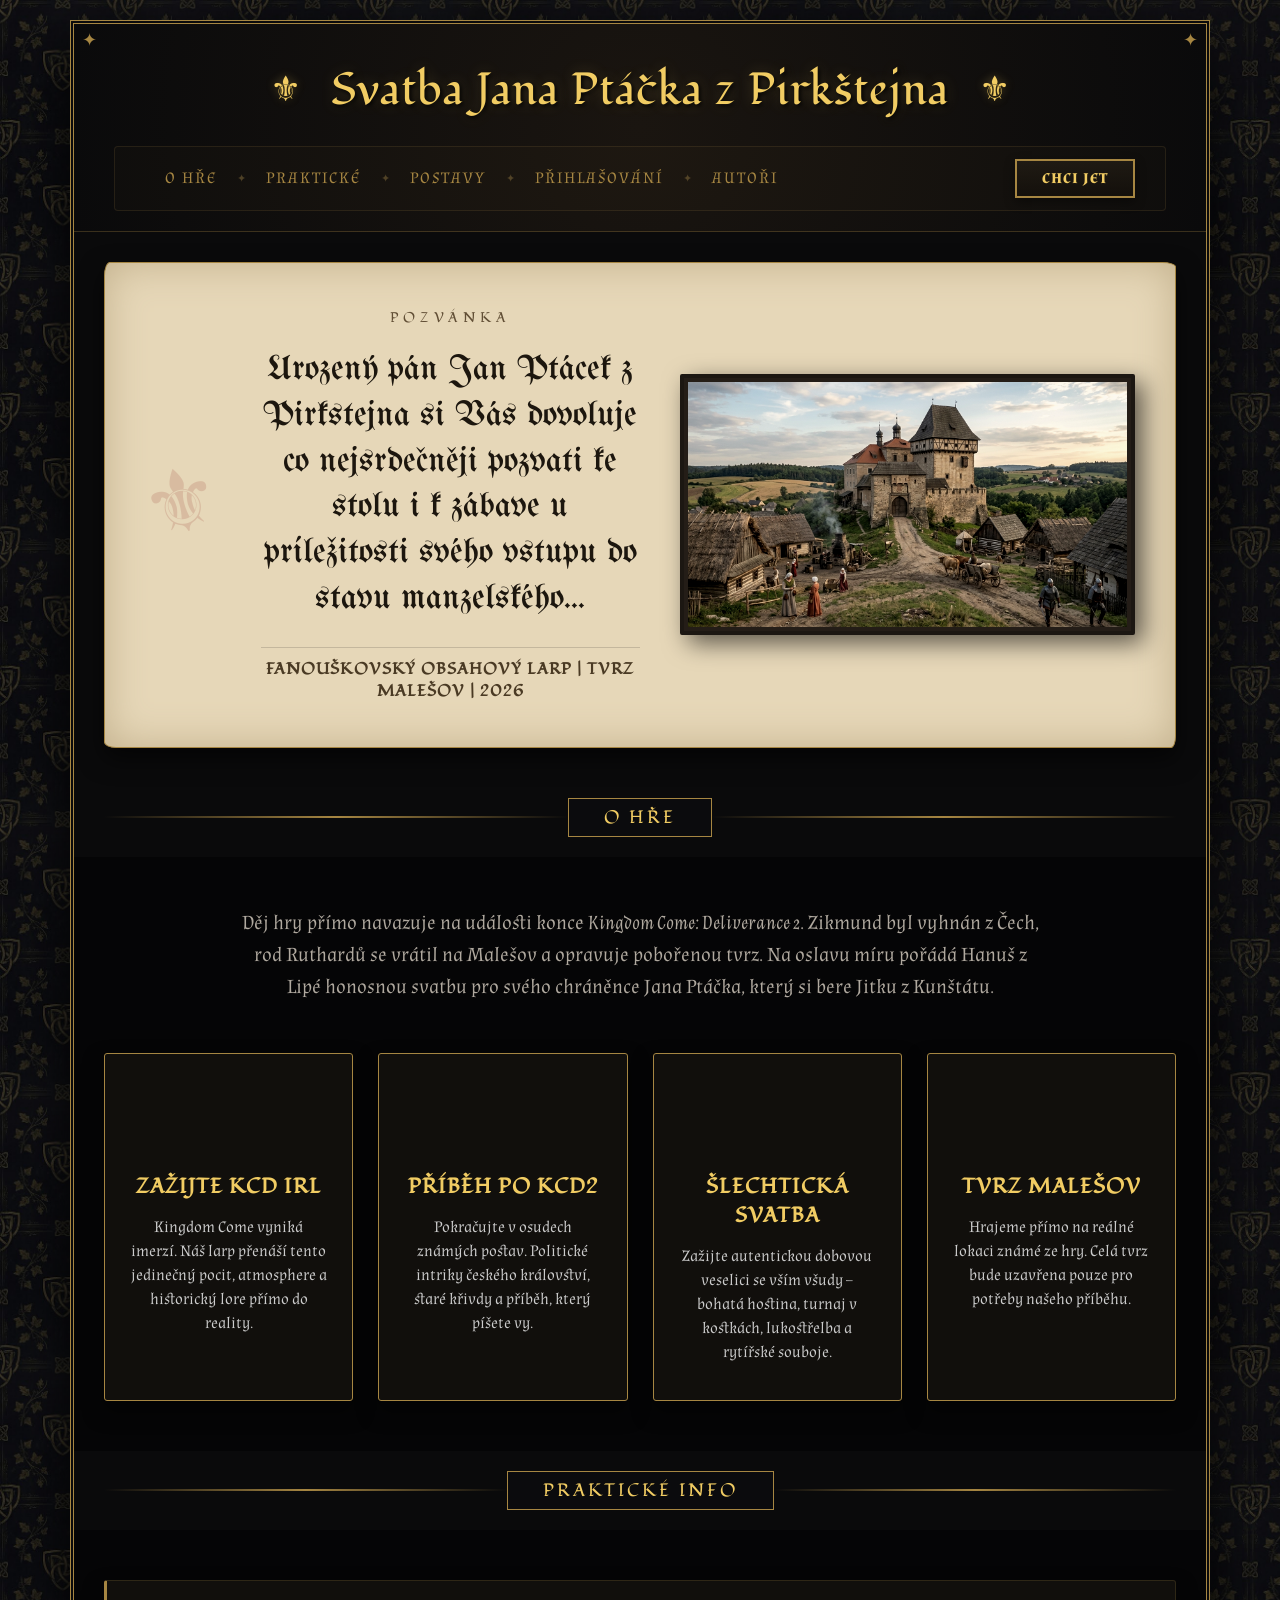
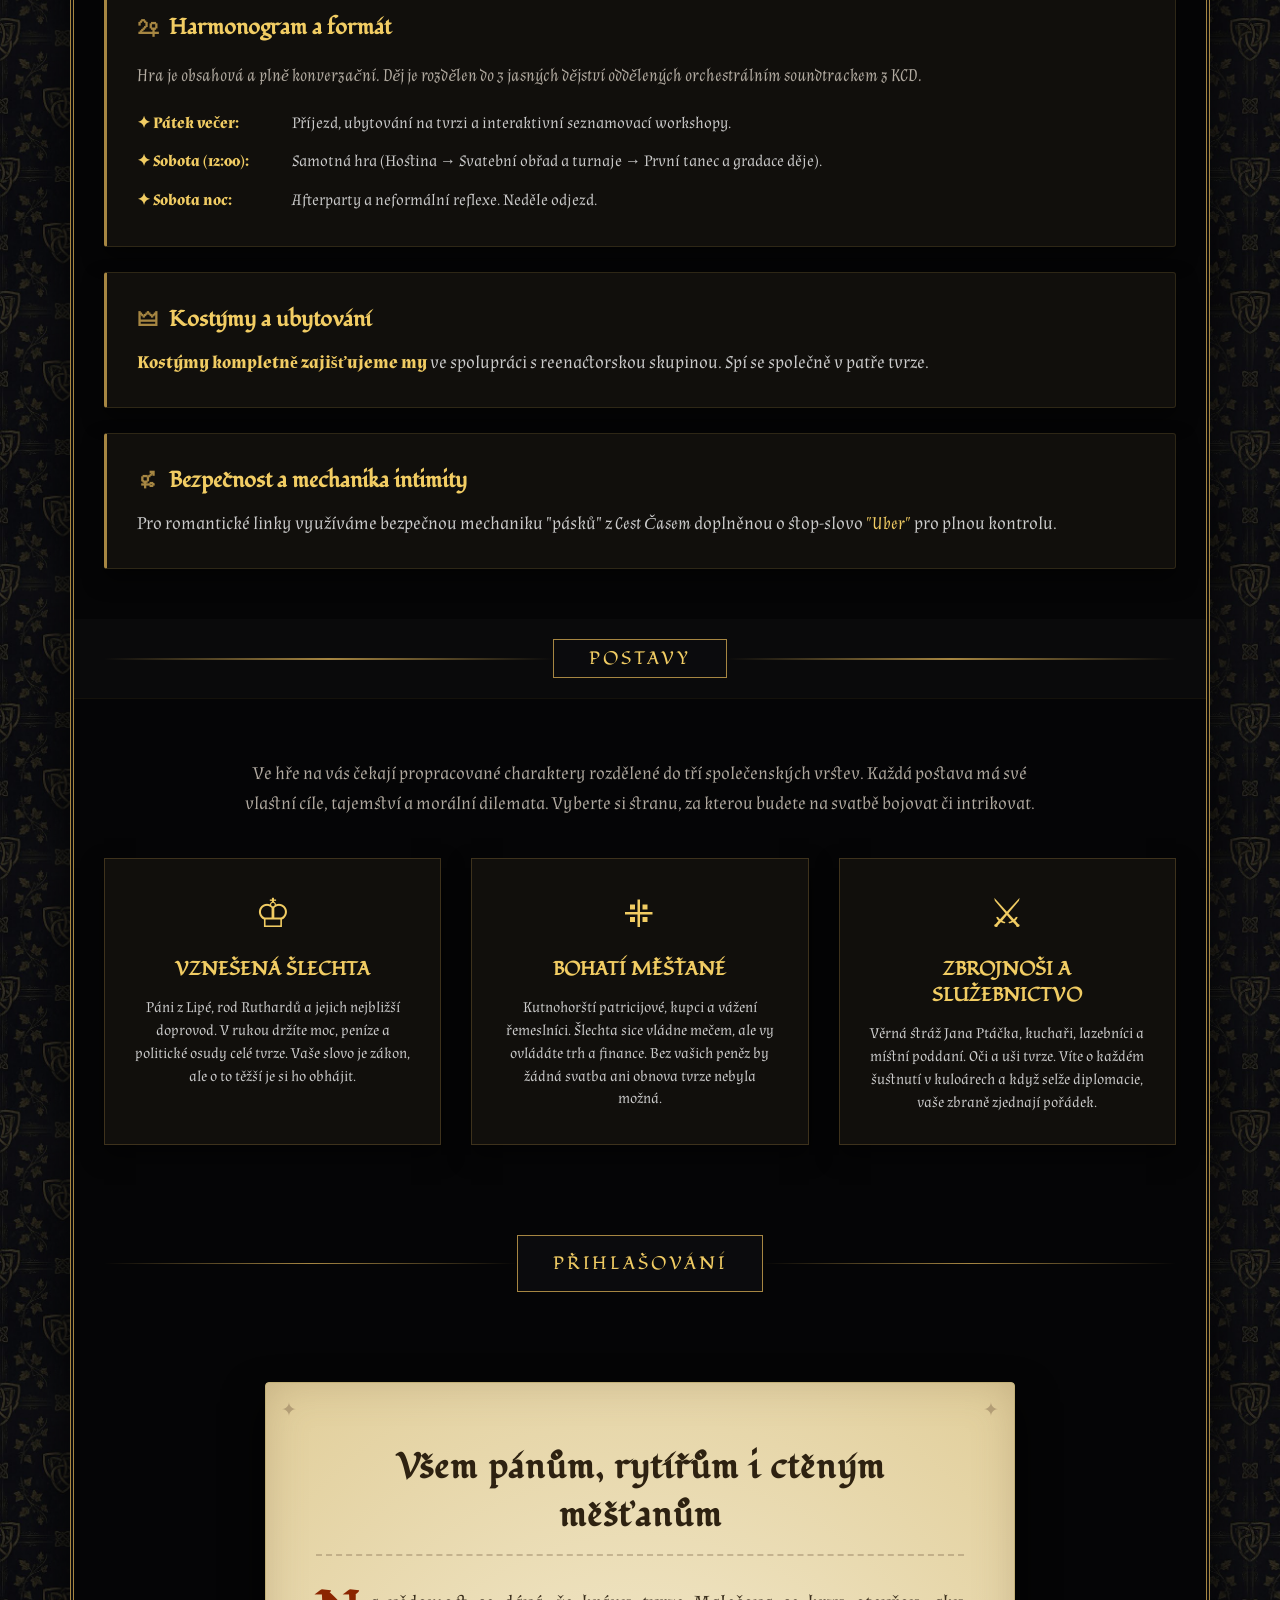
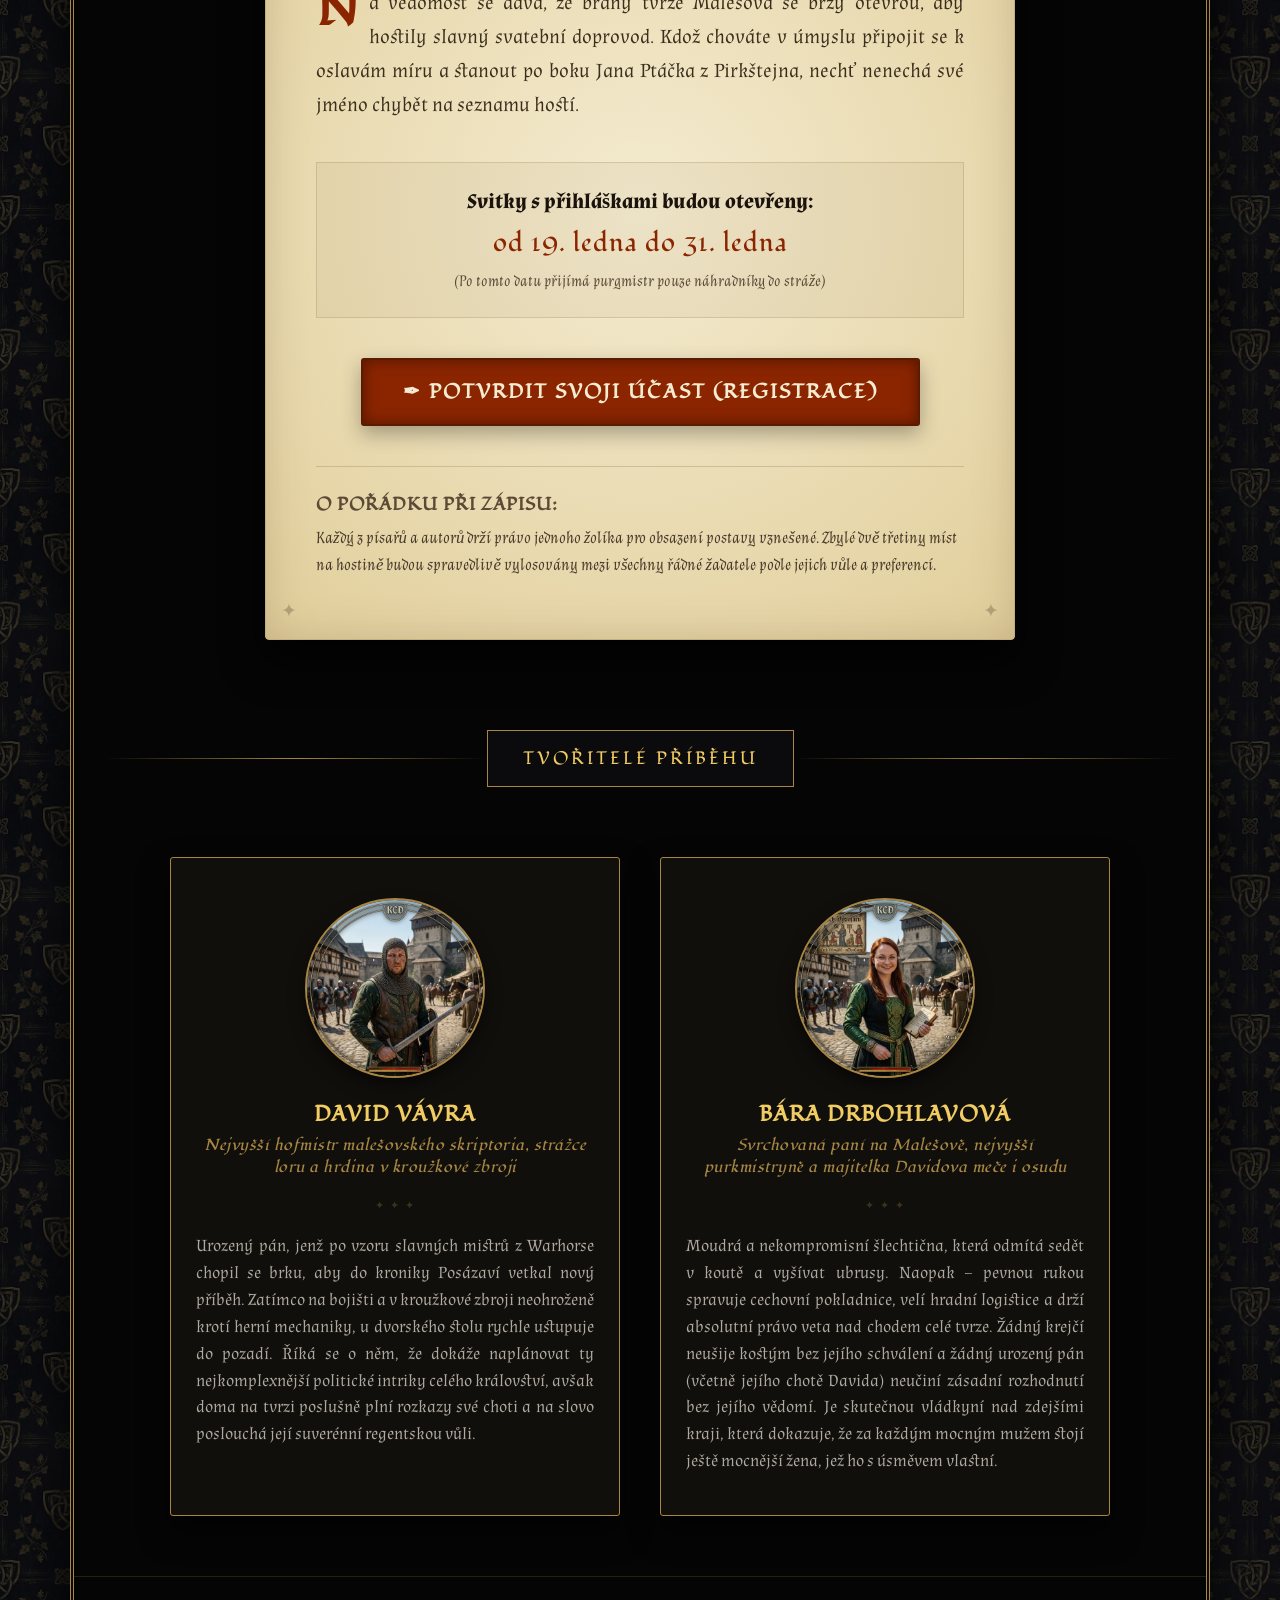
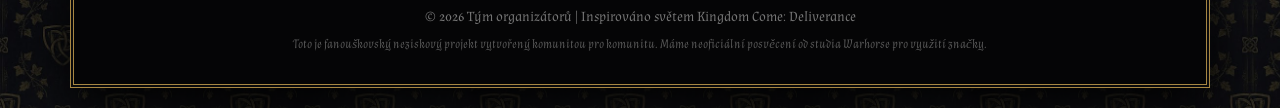
<file: public/index-old.html>
<!DOCTYPE html>
<html lang="cs">
<head>
    <meta charset="UTF-8">
    <meta name="viewport" content="width=device-width, initial-scale=1.0">
    <title>Svatba Jana Ptáčka z Pirkštejna | KCD Fan LARP</title>
    
    <link rel="icon" type="image/x-icon" href="https://kingdom-come.cz/favicon.ico">
    
    <link rel="preconnect" href="https://fonts.googleapis.com">
    <link rel="preconnect" href="https://fonts.gstatic.com" crossorigin>
    <link href="https://fonts.googleapis.com/css2?family=Almendra:ital,wght@0,400;0,700;1,400&family=Fondamento:ital@0;1&family=UnifrakturMaguntia&display=swap" rel="stylesheet">

    <style>
        /* --- DESIGN SYSTÉM (KCD INSPIROVÁNO) --- */
        :root {
            --gold-bright: #f1cc63;
            --gold-dark: #a68642;
            --gold-dim: #8a713e;
            --bg-dark: #0a0a0b;
            --bg-deep-black: #050506;
            --pergamen-bg: #e6d7b8;
            --pergamen-shadow: #c2b08c;
            --text-dark: #1c160e;
            --text-light: #e6e6e6;
        }

        /* --- ZÁKLADNÍ RESET --- */
        * {
            margin: 0;
            padding: 0;
            box-sizing: border-box;
            scroll-behavior: smooth;
        }

        body {
            background-image: url('pozadi.png');
            background-repeat: repeat;
            background-size: 500px;
            background-attachment: scroll; /* Textura se posouvá společně s webem */
            background-color: #110d0a; /* Sjednocená záložní tmavá barva */
            color: var(--text-light);
            font-family: 'Almendra', serif;
            padding: 20px;
            display: flex;
            justify-content: center;
            min-height: 100vh;
        }

        /* HLAVNÍ OBAL WEBU */
        .web-container {
            width: 100%;
            max-width: 1140px;
            background-color: var(--bg-dark);
            border: 4px double var(--gold-dark);
            box-shadow: 0 20px 50px rgba(0,0,0,0.95);
            position: relative;
        }

        /* DEKORAČNÍ KŘÍŽKY V ROZÍCH WEBU */
        .web-container::before, 
        .web-container::after {
            content: "✦";
            position: absolute;
            color: var(--gold-dark);
            font-size: 1.1rem;
            z-index: 10;
        }
        .web-container::before { top: 5px; left: 8px; }
        .web-container::after { top: 5px; right: 8px; }

        /* --- ZÁHLAVÍ --- */
        .main-header {
            padding: 35px 40px 20px 40px;
            text-align: center;
            background: linear-gradient(to bottom, #141417, var(--bg-dark));
            border-bottom: 1px solid rgba(166, 134, 66, 0.3);
        }

        .header-title-zone {
            display: flex;
            justify-content: center;
            align-items: center;
            gap: 30px;
            margin-bottom: 25px;
        }

        .header-title-zone h1 {
            font-family: 'Fondamento', serif;
            font-size: 2.8rem;
            color: var(--gold-bright);
            letter-spacing: 1px;
            text-shadow: 2px 2px 4px rgba(0,0,0,0.9), 0 0 15px rgba(241, 204, 99, 0.2);
            font-weight: 400;
        }

        .medieval-rabbit {
            width: 50px;
            height: auto;
            filter: drop-shadow(0 3px 5px rgba(0,0,0,0.6));
        }
        .medieval-rabbit.left { transform: scaleX(-1); }

        .navigation-bar {
            display: flex;
            justify-content: space-between;
            align-items: center;
            border-top: 1px solid rgba(166, 134, 66, 0.25);
            padding-top: 15px;
        }

        .nav-links {
            display: flex;
            list-style: none;
        }

        .nav-links a {
            font-family: 'Almendra', serif;
            color: var(--gold-dark);
            text-decoration: none;
            font-size: 1rem;
            padding: 5px 20px;
            transition: all 0.2s;
            letter-spacing: 2px;
        }

        .nav-links a:hover {
            color: var(--gold-bright);
            text-shadow: 0 0 10px rgba(241, 204, 99, 0.6);
        }

        /* STYLOVÉ HERNÍ UI TLAČÍTKO */
        .cta-button {
            font-family: 'Almendra', serif;
            color: var(--gold-bright);
            border: 2px solid var(--gold-dark);
            background: linear-gradient(to bottom, rgba(40, 33, 23, 0.6), rgba(20, 16, 11, 0.8));
            padding: 8px 25px;
            text-decoration: none;
            font-size: 0.95rem;
            letter-spacing: 1px;
            font-weight: bold;
            box-shadow: 0 4px 10px rgba(0,0,0,0.4);
            transition: all 0.2s ease;
        }

        .cta-button:hover {
            border-color: var(--gold-bright);
            color: var(--bg-deep-black);
            background: var(--gold-bright);
            box-shadow: 0 0 15px rgba(241, 204, 99, 0.6);
        }

        /* --- HERO SEKCE (PERGAMEN) --- */
        .hero-section {
            padding: 30px;
            background-color: var(--bg-dark);
        }

        .pergamen-card {
            background-color: var(--pergamen-bg);
            border: 1px solid var(--gold-dark);
            border-radius: 6px 14px 5px 12px / 14px 5px 12px 6px;
            padding: 45px 40px;
            display: flex;
            align-items: center;
            justify-content: space-between;
            gap: 40px;
            position: relative;
            box-shadow: inset 0 0 40px var(--pergamen-shadow), 0 10px 25px rgba(0,0,0,0.6);
        }

        .seal-area {
            flex: 0.5;
            display: flex;
            justify-content: center;
            min-width: 60px;
        }

        .medieval-seal {
            font-size: 5.5rem;
            color: #8c251e;
            opacity: 0.15;
            transform: rotate(-15deg);
            user-select: none;
        }

        .text-area {
            flex: 2.5;
            text-align: center;
            color: var(--text-dark);
        }

        .hero-tag {
            font-family: 'Fondamento', serif;
            font-size: 0.9rem;
            letter-spacing: 5px;
            color: #614e35;
            margin-bottom: 20px;
            text-transform: uppercase;
        }

        .main-invitation {
            font-family: 'UnifrakturMaguntia', serif;
            font-size: 2.2rem;
            line-height: 1.3;
            margin-bottom: 25px;
            font-weight: 400;
        }

        .meta-info {
            font-family: 'Fondamento', serif;
            font-size: 1rem;
            letter-spacing: 1px;
            font-weight: bold;
            color: #4a3a24;
            border-top: 1px solid rgba(0,0,0,0.15);
            display: inline-block;
            padding-top: 10px;
        }

        .image-area {
            flex: 3;
            display: flex;
            justify-content: center;
            min-width: 320px;
        }

        /* RÁM PRO VYGENEROVANÝ OBRÁZEK Z KCD */
        .castle-frame {
            width: 100%;
            background-color: #241d17; 
            border: 4px solid #1c1712;
            padding: 4px;
            box-shadow: 8px 8px 25px rgba(0,0,0,0.6);
            border-radius: 2px;
            overflow: hidden;
            display: flex;
        }

        .castle-frame img {
            width: 100%;
            height: auto;
            object-fit: cover;
            filter: contrast(1.1) brightness(0.95) saturate(0.9) sepia(0.12);
            transition: filter 0.5s ease;
        }

        .castle-frame:hover img {
            filter: contrast(1.15) brightness(1) saturate(1) sepia(0);
        }

        /* --- PŘEDĚLY SEKCÍ --- */
        .section-separator {
            display: flex;
            align-items: center;
            justify-content: center;
            padding: 20px 30px;
            background-color: var(--bg-dark);
        }

        .sep-line {
            flex: 1;
            height: 2px;
            background: linear-gradient(to right, transparent, var(--gold-dark), transparent);
        }

        .sep-badge {
            font-family: 'Fondamento', serif;
            color: var(--gold-bright);
            border: 1px solid var(--gold-dark);
            padding: 6px 35px;
            font-size: 1.1rem;
            letter-spacing: 3px;
            background-color: #0b0b0d;
        }

        /* --- SEKCE: O HŘE --- */
        .about-section {
            padding: 30px;
            background-color: var(--bg-deep-black);
        }

        .about-intro {
            text-align: center;
            max-width: 750px;
            margin: 0 auto 40px auto;
            font-size: 1.2rem;
            line-height: 1.6;
            color: #b0a99f;
        }

        .features-grid {
            display: grid;
            grid-template-columns: repeat(auto-fit, minmax(220px, 1fr));
            gap: 20px;
        }

        .feature-box {
            background-color: #ffffff;
            border: 1px solid var(--gold-dark);
            border-radius: 4px;
            padding: 30px 20px;
            text-align: center;
            color: var(--text-dark);
            box-shadow: 0 5px 15px rgba(0,0,0,0.3);
            transition: transform 0.3s ease;
        }

        .feature-box:hover { transform: translateY(-5px); }

        .kcd-rabbit-icon {
            font-size: 3.5rem;
            line-height: 1;
            margin-bottom: 15px;
            display: inline-block;
        }

        .feature-box h3 {
            font-family: 'Fondamento', serif;
            font-size: 1.25rem;
            color: #000;
            margin-bottom: 10px;
            text-transform: uppercase;
            letter-spacing: 1px;
            border-bottom: 1px solid #ddd;
            padding-bottom: 8px;
        }

        .feature-box p { font-size: 0.95rem; line-height: 1.4; color: #443c33; }

        /* --- SEKCE: PRAKTICKÉ --- */
        .practical-section {
            padding: 30px;
            background-color: var(--bg-dark);
        }

        .scrolls-container {
            display: flex;
            flex-direction: column;
            gap: 25px;
        }

        .scroll-item {
            background-color: rgba(230, 215, 184, 0.05);
            border-left: 4px solid var(--gold-dark);
            padding: 25px;
            border-radius: 0 6px 6px 0;
        }

        .scroll-item h3 {
            font-family: 'Fondamento', serif;
            font-size: 1.4rem;
            color: var(--gold-bright);
            margin-bottom: 15px;
            letter-spacing: 1px;
        }

        .scroll-item p, .scroll-item li { font-size: 1.05rem; line-height: 1.5; color: #ccc; margin-bottom: 10px; }
        .scroll-item ul { list-style-type: "✦ "; margin-left: 20px; }

        /* --- SEKCE: POSTAVY A REGISTRACE --- */
        .characters-section {
            padding: 40px 30px;
            background-color: var(--bg-deep-black);
            text-align: center;
        }

        .char-info-box {
            background: rgba(166, 134, 66, 0.05);
            border: 1px dashed var(--gold-dark);
            max-width: 600px;
            margin: 0 auto 30px auto;
            padding: 20px;
            border-radius: 4px;
        }

        .registration-notice {
            background: #1c1710;
            border: 1px solid var(--gold-dark);
            padding: 30px 20px;
            max-width: 700px;
            margin: 0 auto;
            border-radius: 4px;
            box-shadow: 0 10px 20px rgba(0,0,0,0.4);
        }

        .registration-notice h4 {
            color: var(--gold-bright);
            font-size: 1.4rem;
            margin-bottom: 12px;
            font-family: 'Fondamento', serif;
            letter-spacing: 1px;
        }

        .registration-notice p {
            color: #ccc;
            margin-bottom: 20px;
            font-size: 1rem;
        }

        /* --- PATIČKA --- */
        .main-footer {
            padding: 30px;
            text-align: center;
            background-color: #050506;
            border-top: 1px solid rgba(166, 134, 66, 0.2);
            font-size: 0.9rem;
            color: #777;
        }

        .disclaimer { font-style: italic; max-width: 800px; margin: 10px auto 0 auto; color: #555; font-size: 0.8rem; line-height: 1.4; }

        /* --- RESPONSIVITA PRO MOBILY --- */
        @media (max-width: 960px) {
            .pergamen-card { flex-direction: column; padding: 40px 20px; gap: 30px; }
            .seal-area { order: 1; margin-bottom: -15px; }
            .text-area { order: 2; }
            .image-area { order: 3; width: 100%; min-width: 100%; }
        }

        @media (max-width: 680px) {
            body { padding: 5px; }
            .web-container { border-width: 2px; }
            .header-title-zone h1 { font-size: 1.6rem; }
            .medieval-rabbit { width: 35px; }
            .navigation-bar { flex-direction: column; gap: 15px; padding: 15px 5px; }
            .nav-links { flex-direction: column; align-items: center; gap: 8px; }
            .cta-button { width: 100%; text-align: center; }
            .main-invitation { font-size: 1.5rem; }
            .features-grid { grid-template-columns: 1fr; }
        }
		
        /* EXTRA ELEMENTY Z INLINE ÚPRAV */
        .header-heraldry {
            font-size: 2.2rem;
            color: var(--gold-bright);
            text-shadow: 0 0 10px rgba(241, 204, 99, 0.4), 2px 2px 4px rgba(0,0,0,0.8);
            animation: pulseGlow 4s ease-in-out infinite alternate;
        }

        .menu-separator {
            color: var(--gold-dim);
            font-size: 0.7rem;
            opacity: 0.5;
            user-select: none;
        }

        @keyframes pulseGlow {
            0% { opacity: 0.75; text-shadow: 0 0 8px rgba(241, 204, 99, 0.3); }
            100% { opacity: 1; text-shadow: 0 0 15px rgba(241, 204, 99, 0.6); }
        }
    </style>
</head>
<body>

    <div class="web-container">
        
        <!-- ========================================== -->
        <!-- ZÁHLAVÍ (HEADER)                           -->
        <!-- ========================================== -->
        <header class="main-header" style="background: radial-gradient(circle at center, #1a1510 0%, #0a0a0b 100%);">
            <div class="header-title-zone">
                <span class="header-heraldry">⚜</span>
                <h1 class="game-title">Svatba Jana Ptáčka z Pirkštejna</h1>
                <span class="header-heraldry">⚜</span>
            </div>
            
            <nav class="navigation-bar" style="background: rgba(166, 134, 66, 0.03); padding: 12px 30px; border-radius: 4px; border: 1px solid rgba(166, 134, 66, 0.15);">
                <ul class="nav-links" style="display: flex; align-items: center;">
                    <li><a href="#o-hre">O HŘE</a></li>
                    <li class="menu-separator">✦</li>
                    <li><a href="#prakticke">PRAKTICKÉ</a></li>
                    <li class="menu-separator">✦</li>
                    <li><a href="#postavy">POSTAVY</a></li>
                    <li class="menu-separator">✦</li>
                    <li><a href="#prihlasovani">PŘIHLAŠOVÁNÍ</a></li>
                    <li class="menu-separator">✦</li>
                    <li><a href="#autori">AUTOŘI</a></li>
                </ul>
                <a href="#prihlasovani" class="cta-button">CHCI JET</a>
            </nav>
        </header>

        <!-- ========================================== -->
        <!-- HERO SEKCE (PERGAMEN + OBRAZ TVRZE)        -->
        <!-- ========================================== -->
        <section class="hero-section">
            <div class="pergamen-card">
                <div class="seal-area">
                    <div class="medieval-seal">⚜</div>
                </div>
                <div class="text-area">
                    <div class="hero-tag">Pozvánka</div>
                    <h2 class="main-invitation">
                        Urozený pán Jan Ptácek z Pirkstejna si Vás dovoluje co nejsrdečněji pozvati ke stolu i k zábave u príležitosti svého vstupu do stavu manzelského...
                    </h2>
                    <p class="meta-info">FANOUŠKOVSKÝ OBSAHOVÝ LARP | TVRZ MALEŠOV | 2026</p>
                </div>
                <div class="image-area">
                    <div class="castle-frame">
                        <img src="tvrz.png" alt="Tvrz Malešov and podhradí ve stylu KCD">
                    </div>
                </div>
            </div>
        </section>

        <!-- PŘEDĚL: O HŘE -->
        <div id="o-hre" class="section-separator">
            <div class="sep-line"></div>
            <div class="sep-badge">O HŘE</div>
            <div class="sep-line"></div>
        </div>
		
        <!-- ========================================== -->
        <!-- SEKCE: O HŘE                               -->
        <!-- ========================================== -->
        <section class="about-section" style="padding: 50px 30px; background-color: #050506;">
            <p class="about-intro" style="text-align: center; max-width: 800px; margin: 0 auto 50px auto; font-size: 1.25rem; line-height: 1.6; color: #b0a99f; font-family: 'Almendra', serif;">
                Děj hry přímo navazuje na události konce <em>Kingdom Come: Deliverance 2</em>. Zikmund byl vyhnán z Čech, rod Ruthardů se vrátil na Malešov a opravuje pobořenou tvrz. Na oslavu míru pořádá Hanuš z Lipé honosnou svatbu pro svého chráněnce Jana Ptáčka, který si bere Jitku z Kunštátu.
            </p>
            
            <div class="features-grid" style="display: grid; grid-template-columns: repeat(auto-fit, minmax(240px, 1fr)); gap: 25px; max-width: 1100px; margin: 0 auto;">
                
                <!-- Box 1 -->
                <div class="feature-box-new" style="background: #110f0c; border: 1px solid #a68642; border-radius: 3px; padding: 35px 25px; text-align: center; box-shadow: 0 10px 20px rgba(0,0,0,0.5); transition: all 0.3s ease;">
                    <div style="margin-bottom: 20px; color: #f1cc63;"><span style="font-size: 3rem;">𓃹</span></div>
                    <h3 style="font-family: 'Fondamento', serif; font-size: 1.3rem; color: #f1cc63; margin-bottom: 15px; letter-spacing: 1px; text-transform: uppercase;">Zažijte KCD IRL</h3>
                    <p style="font-family: 'Almendra', serif; font-size: 1rem; line-height: 1.5; color: #ccc;">Kingdom Come vyniká imerzí. Náš larp přenáší tento jedinečný pocit, atmosphere a historický lore přímo do reality.</p>
                </div>

                <!-- Box 2 -->
                <div class="feature-box-new" style="background: #110f0c; border: 1px solid #a68642; border-radius: 3px; padding: 35px 25px; text-align: center; box-shadow: 0 10px 20px rgba(0,0,0,0.5); transition: all 0.3s ease;">
                    <div style="margin-bottom: 20px; color: #f1cc63;"><span style="font-size: 3rem;">𓃹</span></div>
                    <h3 style="font-family: 'Fondamento', serif; font-size: 1.3rem; color: #f1cc63; margin-bottom: 15px; letter-spacing: 1px; text-transform: uppercase;">Příběh po KCD2</h3>
                    <p style="font-family: 'Almendra', serif; font-size: 1rem; line-height: 1.5; color: #ccc;">Pokračujte v osudech známých postav. Politické intriky českého království, staré křivdy a příběh, který píšete vy.</p>
                </div>

                <!-- Box 3 -->
                <div class="feature-box-new" style="background: #110f0c; border: 1px solid #a68642; border-radius: 3px; padding: 35px 25px; text-align: center; box-shadow: 0 10px 20px rgba(0,0,0,0.5); transition: all 0.3s ease;">
                    <div style="margin-bottom: 20px; color: #f1cc63;"><span style="font-size: 3rem;">𓃻</span></div>
                    <h3 style="font-family: 'Fondamento', serif; font-size: 1.3rem; color: #f1cc63; margin-bottom: 15px; letter-spacing: 1px; text-transform: uppercase;">Šlechtická svatba</h3>
                    <p style="font-family: 'Almendra', serif; font-size: 1rem; line-height: 1.5; color: #ccc;">Zažijte autentickou dobovou veselici se vším všudy – bohatá hostina, turnaj v kostkách, lukostřelba a rytířské souboje.</p>
                </div>

                <!-- Box 4 -->
                <div class="feature-box-new" style="background: #110f0c; border: 1px solid #a68642; border-radius: 3px; padding: 35px 25px; text-align: center; box-shadow: 0 10px 20px rgba(0,0,0,0.5); transition: all 0.3s ease;">
                    <div style="margin-bottom: 20px; color: #f1cc63;"><span style="font-size: 3rem;">𓃼</span></div>
                    <h3 style="font-family: 'Fondamento', serif; font-size: 1.3rem; color: #f1cc63; margin-bottom: 15px; letter-spacing: 1px; text-transform: uppercase;">Tvrz Malešov</h3>
                    <p style="font-family: 'Almendra', serif; font-size: 1rem; line-height: 1.5; color: #ccc;">Hrajeme přímo na reálné lokaci známé ze hry. Celá tvrz bude uzavřena pouze pro potřeby našeho příběhu.</p>
                </div>

            </div>
        </section>

        <!-- PŘEDĚL: PRAKTICKÉ INFO -->
        <div id="prakticke" class="section-separator">
            <div class="sep-line"></div>
            <div class="sep-badge">PRAKTICKÉ INFO</div>
            <div class="sep-line"></div>
        </div>

        <!-- ========================================== -->
        <!-- SEKCE: PRAKTICKÉ INFO                      -->
        <!-- ========================================== -->
        <section class="practical-section" style="padding: 50px 30px; background-color: #050506;">
            
            <!-- KARTA 1: HARMONOGRAM -->
            <div class="info-box" style="background: #110f0c; border-left: 3px solid #a68642; border-top: 1px solid rgba(166,134,66,0.2); border-right: 1px solid rgba(166,134,66,0.2); border-bottom: 1px solid rgba(166,134,66,0.2); border-radius: 3px; padding: 30px; margin-bottom: 25px; box-shadow: 0 10px 20px rgba(0,0,0,0.5);">
                <h3 style="font-family: 'Fondamento', serif; font-size: 1.4rem; color: #f1cc63; margin-top: 0; margin-bottom: 20px; display: flex; align-items: center; gap: 10px;">
                    <span style="color: #a68642;">🜩</span> Harmonogram a formát
                </h3>
                <p style="font-family: 'Almendra', serif; font-size: 1.1rem; line-height: 1.6; color: #b0a99f; margin-bottom: 20px; font-style: italic;">
                    Hra je obsahová a plně konverzační. Děj je rozdělen do 3 jasných dějství oddělených orchestrálním soundtrackem z KCD.
                </p>
                
                <div style="font-family: 'Almendra', serif; color: #ccc; line-height: 1.8;">
                    <div style="margin-bottom: 10px; display: flex; gap: 15px;">
                        <strong style="color: #f1cc63; min-width: 140px; display: inline-block;">✦ Pátek večer:</strong>
                        <span>Příjezd, ubytování na tvrzi a interaktivní seznamovací workshopy.</span>
                    </div>
                    <div style="margin-bottom: 10px; display: flex; gap: 15px;">
                        <strong style="color: #f1cc63; min-width: 140px; display: inline-block;">✦ Sobota (12:00):</strong>
                        <span>Samotná hra (Hostina → Svatební obřad a turnaje → První tanec a gradace děje).</span>
                    </div>
                    <div style="display: flex; gap: 15px;">
                        <strong style="color: #f1cc63; min-width: 140px; display: inline-block;">✦ Sobota noc:</strong>
                        <span>Afterparty a neformální reflexe. Neděle odjezd.</span>
                    </div>
                </div>
            </div>

            <!-- KARTA 2: KOSTÝMY -->
            <div class="info-box" style="background: #110f0c; border-left: 3px solid #a68642; border-top: 1px solid rgba(166,134,66,0.2); border-right: 1px solid rgba(166,134,66,0.2); border-bottom: 1px solid rgba(166,134,66,0.2); border-radius: 3px; padding: 30px; margin-bottom: 25px; box-shadow: 0 10px 20px rgba(0,0,0,0.5);">
                <h3 style="font-family: 'Fondamento', serif; font-size: 1.4rem; color: #f1cc63; margin-top: 0; margin-bottom: 15px; display: flex; align-items: center; gap: 10px;">
                    <span style="color: #a68642;">🜲</span> Kostýmy a ubytování
                </h3>
                <p style="font-family: 'Almendra', serif; font-size: 1.1rem; line-height: 1.6; color: #ccc;">
                    <strong style="color: #f1cc63;">Kostýmy kompletně zajišťujeme my</strong> ve spolupráci s reenactorskou skupinou. Spí se společně v patře tvrze.
                </p>
            </div>

            <!-- KARTA 3: BEZPEČNOST -->
            <div class="info-box" style="background: #110f0c; border-left: 3px solid #a68642; border-top: 1px solid rgba(166,134,66,0.2); border-right: 1px solid rgba(166,134,66,0.2); border-bottom: 1px solid rgba(166,134,66,0.2); border-radius: 3px; padding: 30px; box-shadow: 0 10px 20px rgba(0,0,0,0.5);">
                <h3 style="font-family: 'Fondamento', serif; font-size: 1.4rem; color: #f1cc63; margin-top: 0; margin-bottom: 15px; display: flex; align-items: center; gap: 10px;">
                    <span style="color: #a68642;">🜡</span> Bezpečnost a mechanika intimity
                </h3>
                <p style="font-family: 'Almendra', serif; font-size: 1.1rem; line-height: 1.6; color: #ccc;">
                    Pro romantické linky využíváme bezpečnou mechaniku "pásků" z <em>Cest Časem</em> doplněnou o stop-slovo <span style="color: #f1cc63; font-style: italic;">"Uber"</span> pro plnou kontrolu.
                </p>
            </div>

        </section>

        <!-- PŘEDĚL: POSTAVY -->
        <div id="postavy" class="section-separator">
            <div class="sep-line"></div>
            <div class="sep-badge">POSTAVY</div>
            <div class="sep-line"></div>
        </div>

        <!-- ========================================== -->
        <!-- SEKCE: POSTAVY                             -->
        <!-- ========================================== -->
        <section class="characters-section" style="padding: 60px 30px; background-color: #050506; border-top: 1px solid rgba(166, 134, 66, 0.1);">
            <p style="text-align: center; max-width: 800px; margin: 0 auto 40px auto; font-size: 1.15rem; line-height: 1.6; color: #b0a99f; font-family: 'Almendra', serif;">
                Ve hře na vás čekají propracované charaktery rozdělené do tří společenských vrstev. Každá postava má své vlastní cíle, tajemství a morální dilemata. Vyberte si stranu, za kterou budete na svatbě bojovat či intrikovat.
            </p>

            <div style="display: grid; grid-template-columns: repeat(auto-fit, minmax(280px, 1fr)); gap: 30px; max-width: 1100px; margin: 0 auto;">
                
                <!-- Šlechta -->
                <div style="background: #110f0c; border: 1px solid rgba(166,134,66,0.3); padding: 30px; text-align: center; box-shadow: 0 10px 20px rgba(0,0,0,0.5);">
                    <div style="font-size: 2.5rem; color: #f1cc63; margin-bottom: 15px;">♔</div>
                    <h3 style="font-family: 'Fondamento', serif; color: #f1cc63; margin-bottom: 15px; text-transform: uppercase;">Vznešená šlechta</h3>
                    <p style="font-family: 'Almendra', serif; color: #ccc; line-height: 1.5; font-size: 0.95rem;">
                        Páni z Lipé, rod Ruthardů a jejich nejbližší doprovod. V rukou držíte moc, peníze a politické osudy celé tvrze. Vaše slovo je zákon, ale o to těžší je si ho obhájit.
                    </p>
                </div>

                <!-- Měšťané -->
                <div style="background: #110f0c; border: 1px solid rgba(166,134,66,0.3); padding: 30px; text-align: center; box-shadow: 0 10px 20px rgba(0,0,0,0.5);">
                    <div style="font-size: 2.5rem; color: #f1cc63; margin-bottom: 15px;">🜋</div>
                    <h3 style="font-family: 'Fondamento', serif; color: #f1cc63; margin-bottom: 15px; text-transform: uppercase;">Bohatí měšťané</h3>
                    <p style="font-family: 'Almendra', serif; color: #ccc; line-height: 1.5; font-size: 0.95rem;">
                        Kutnohorští patricijové, kupci a vážení řemeslníci. Šlechta sice vládne mečem, ale vy ovládáte trh a finance. Bez vašich peněz by žádná svatba ani obnova tvrze nebyla možná.
                    </p>
                </div>

                <!-- Poddaní / Vojáci -->
                <div style="background: #110f0c; border: 1px solid rgba(166,134,66,0.3); padding: 30px; text-align: center; box-shadow: 0 10px 20px rgba(0,0,0,0.5);">
                    <div style="font-size: 2.5rem; color: #f1cc63; margin-bottom: 15px;">⚔</div>
                    <h3 style="font-family: 'Fondamento', serif; color: #f1cc63; margin-bottom: 15px; text-transform: uppercase;">Zbrojnoši a služebnictvo</h3>
                    <p style="font-family: 'Almendra', serif; color: #ccc; line-height: 1.5; font-size: 0.95rem;">
                        Věrná stráž Jana Ptáčka, kuchaři, lazebníci a místní poddaní. Oči a uši tvrze. Víte o každém šustnutí v kuloárech a když selže diplomacie, vaše zbraně zjednají pořádek.
                    </p>
                </div>

            </div>
        </section>

        <!-- PŘEDĚL: PŘIHLAŠOVÁNÍ -->
        <div id="prihlasovani" class="section-separator" style="display: flex; align-items: center; justify-content: center; padding: 30px; background-color: #050506;">
            <div style="flex: 1; height: 1px; background: linear-gradient(to right, transparent, #a68642, transparent);"></div>
            <div style="font-family: 'Fondamento', serif; color: #f1cc63; border: 1px solid #a68642; padding: 15px 35px; font-size: 1.1rem; letter-spacing: 3px; background-color: #0b0b0d; text-transform: uppercase;">PŘIHLAŠOVÁNÍ</div>
            <div style="flex: 1; height: 1px; background: linear-gradient(to right, transparent, #a68642, transparent);"></div>
        </div>

        <!-- ========================================== -->
        <!-- SEKCE: REGISTRACE / DOPIS                  -->
        <!-- ========================================== -->
        <section class="registration-section" style="padding: 60px 20px; background-color: #050506; display: flex; justify-content: center;">
            <div class="parchment-letter" style="background: #e9dbaa; background-image: radial-gradient(circle at 50% 50%, #f4ebd0 0%, #e1ce9a 100%); border: 1px solid #c2b078; border-radius: 4px; max-width: 750px; width: 100%; padding: 60px 50px; box-shadow: 0 20px 40px rgba(0,0,0,0.8), inset 0 0 40px rgba(139,115,85,0.3); position: relative; box-sizing: border-box;">
                
                <!-- Okrasné křížky v rozích pergamenu -->
                <div style="position: absolute; top: 15px; left: 15px; color: #8b7355; font-size: 1.2rem; opacity: 0.5;">✦</div>
                <div style="position: absolute; top: 15px; right: 15px; color: #8b7355; font-size: 1.2rem; opacity: 0.5;">✦</div>
                <div style="position: absolute; bottom: 15px; left: 15px; color: #8b7355; font-size: 1.2rem; opacity: 0.5;">✦</div>
                <div style="position: absolute; bottom: 15px; right: 15px; color: #8b7355; font-size: 1.2rem; opacity: 0.5;">✦</div>

                <h2 style="font-family: 'Fondamento', serif; color: #2e2211; font-size: 2.2rem; text-align: center; margin-top: 0; margin-bottom: 30px; letter-spacing: 1px; border-bottom: 2px dashed rgba(139,115,85,0.4); padding-bottom: 15px;">
                    Všem pánům, rytířům i ctěným měšťanům
                </h2>

                <div style="font-family: 'Almendra', serif; color: #3a2e1c; font-size: 1.25rem; line-height: 1.7; text-align: justify; margin-bottom: 40px;">
                    <span style="font-size: 3rem; float: left; line-height: 1; margin-right: 10px; font-family: 'Fondamento', serif; color: #8b2500; font-weight: bold;">N</span>
                    a vědomost se dává, že brány tvrze Malešova se brzy otevřou, aby hostily slavný svatební doprovod. Kdož chováte v úmyslu připojit se k oslavám míru a stanout po boku Jana Ptáčka z Pirkštejna, nechť nenechá své jméno chybět na seznamu hostí.
                </div>

                <div style="background: rgba(139, 115, 85, 0.08); border: 1px solid rgba(139, 115, 85, 0.25); padding: 25px; margin-bottom: 40px; text-align: center; font-family: 'Almendra', serif;">
                    <p style="margin: 0; font-size: 1.3rem; color: #1a120b; font-weight: bold;">
                        Svitky s přihláškami budou otevřeny:
                    </p>
                    <p style="margin: 10px 0 0 0; font-size: 1.6rem; color: #8b2500; font-family: 'Fondamento', serif; letter-spacing: 1px;">
                        od 19. ledna do 31. ledna
                    </p>
                    <p style="margin: 10px 0 0 0; font-size: 1rem; color: #5c4a37; font-style: italic;">
                        (Po tomto datu přijímá purgmistr pouze náhradníky do stráže)
                    </p>
                </div>

                <div style="text-align: center; margin-bottom: 40px;">
                    <a href=" " target="_blank" style="display: inline-block; font-family: 'Fondamento', serif; color: #f4ebd0; background: #8b2500; border: 2px solid #5c1a00; padding: 18px 40px; text-decoration: none; font-size: 1.25rem; letter-spacing: 2px; font-weight: bold; border-radius: 3px; box-shadow: 0 8px 20px rgba(0,0,0,0.3), inset 0 0 15px rgba(0,0,0,0.4); text-transform: uppercase; transition: all 0.2s ease;">
                        ✒ Potvrdit svoji účast (registrace)
                    </a>
                </div>

                <div style="border-top: 1px solid rgba(139, 115, 85, 0.3); padding-top: 25px; text-align: left; font-family: 'Almendra', serif;">
                    <h4 style="font-family: 'Fondamento', serif; color: #5c4a37; font-size: 1.1rem; margin-top: 0; margin-bottom: 8px; text-transform: uppercase; letter-spacing: 1px;">
                        O pořádku při zápisu:
                    </h4>
                    <p style="font-size: 1.05rem; line-height: 1.6; color: #4a3b2c; margin: 0; font-style: italic;">
                        Každý z písařů a autorů drží právo jednoho žolíka pro obsazení postavy vznešené. Zbylé dvě třetiny míst na hostině budou spravedlivě vylosovány mezi všechny řádné žadatele podle jejich vůle a preferencí.
                    </p>
                </div>
            </div>
        </section>

        <!-- PŘEDĚL: TVOŘITELÉ PŘÍBĚHU -->
        <div id="autori" class="section-separator" style="display: flex; align-items: center; justify-content: center; padding: 30px; background-color: #050506;">
            <div style="flex: 1; height: 1px; background: linear-gradient(to right, transparent, #a68642, transparent);"></div>
            <div style="font-family: 'Fondamento', serif; color: #f1cc63; border: 1px solid #a68642; padding: 15px 35px; font-size: 1.1rem; letter-spacing: 3px; background-color: #0b0b0d; text-transform: uppercase;">TVOŘITELÉ PŘÍBĚHU</div>
            <div style="flex: 1; height: 1px; background: linear-gradient(to right, transparent, #a68642, transparent);"></div>
        </div>

        <!-- ========================================== -->
        <!-- SEKCE: AUTOŘI                              -->
        <!-- ========================================== -->
        <section class="authors-section" style="padding: 40px 20px 60px 20px; background-color: #050506;">
            <div style="display: flex; flex-wrap: wrap; justify-content: center; gap: 40px; max-width: 1100px; margin: 0 auto;">
                
                <!-- ŠLECHTICKÉ OKÉNKO: DAVID VÁVRA -->
                <div style="background: #110f0c; border: 1px solid #a68642; border-radius: 3px; padding: 40px 25px; text-align: center; box-shadow: 0 15px 30px rgba(0,0,0,0.6); max-width: 450px; flex: 1; min-width: 300px; box-sizing: border-box;">
                    <div style="width: 180px; height: 180px; border-radius: 50%; border: 2px solid #a68642; margin: 0 auto 20px auto; background: #0b0908; overflow: hidden; box-shadow: 0 8px 16px rgba(0,0,0,0.5);">
                        <img src="83d54a0d-633c-4fd4-aa6f-4446d036d945.jpg" alt="David Vávra" style="width: 100%; height: 100%; object-fit: cover;">
                    </div>

                    <h3 style="font-family: 'Fondamento', serif; color: #f1cc63; font-size: 1.4rem; margin: 0 0 5px 0; letter-spacing: 1px; text-transform: uppercase;">
                        David Vávra
                    </h3>
                    <p style="font-family: 'Fondamento', serif; color: #a68642; font-style: italic; margin: 0 0 20px 0; font-size: 1rem; letter-spacing: 0.5px;">
                        Nejvyšší hofmistr malešovského skriptoria, strážce loru a hrdina v kroužkové zbroji
                    </p>

                    <div style="color: rgba(166, 134, 66, 0.3); font-size: 0.7rem; margin-bottom: 20px; letter-spacing: 2px;">✦ ✦ ✦</div>

                    <p style="font-family: 'Almendra', serif; font-size: 1.05rem; line-height: 1.6; color: #b0a99f; text-align: justify; margin: 0;">
                        Urozený pán, jenž po vzoru slavných mistrů z Warhorse chopil se brku, aby do kroniky Posázaví vetkal nový příběh. Zatímco na bojišti a v kroužkové zbroji neohroženě krotí herní mechaniky, u dvorského stolu rychle ustupuje do pozadí. Říká se o něm, že dokáže naplánovat ty nejkomplexnější politické intriky celého království, avšak doma na tvrzi poslušně plní rozkazy své choti a na slovo poslouchá její suverénní regentskou vůli.
                    </p>
                </div>

                <!-- ŠLECHTICKÉ OKÉNKO: BÁRA DRBOHLAVOVÁ -->
                <div style="background: #110f0c; border: 1px solid #a68642; border-radius: 3px; padding: 40px 25px; text-align: center; box-shadow: 0 15px 30px rgba(0,0,0,0.6); max-width: 450px; flex: 1; min-width: 300px; box-sizing: border-box;">
                    <div style="width: 180px; height: 180px; border-radius: 50%; border: 2px solid #a68642; margin: 0 auto 20px auto; background: #0b0908; overflow: hidden; box-shadow: 0 8px 16px rgba(0,0,0,0.5);">
                        <img src="1b142997-2f08-4d88-bcb5-43d9ac618bf9.jpg" alt="Bára Drbohlavová" style="width: 100%; height: 100%; object-fit: cover;">
                    </div>

                    <h3 style="font-family: 'Fondamento', serif; color: #f1cc63; font-size: 1.4rem; margin: 0 0 5px 0; letter-spacing: 1px; text-transform: uppercase;">
                        Bára Drbohlavová
                    </h3>
                    <p style="font-family: 'Fondamento', serif; color: #a68642; font-style: italic; margin: 0 0 20px 0; font-size: 1rem; letter-spacing: 0.5px;">
                        Svrchovaná paní na Malešově, nejvyšší purkmistryně a majitelka Davidova meče i osudu
                    </p>

                    <div style="color: rgba(166, 134, 66, 0.3); font-size: 0.7rem; margin-bottom: 20px; letter-spacing: 2px;">✦ ✦ ✦</div>

                    <p style="font-family: 'Almendra', serif; font-size: 1.05rem; line-height: 1.6; color: #b0a99f; text-align: justify; margin: 0;">
                        Moudrá a nekompromisní šlechtična, která odmítá sedět v koutě a vyšívat ubrusy. Naopak – pevnou rukou spravuje cechovní pokladnice, velí hradní logistice a drží absolutní právo veta nad chodem celé tvrze. Žádný krejčí neušije kostým bez jejího schválení a žádný urozený pán (včetně jejího chotě Davida) neučiní zásadní rozhodnutí bez jejího vědomí. Je skutečnou vládkyní nad zdejšími kraji, která dokazuje, že za každým mocným mužem stojí ještě mocnější žena, jež ho s úsměvem vlastní.
                    </p>
                </div>

            </div>
        </section>

        <!-- ========================================== -->
        <!-- PATIČKA (FOOTER)                           -->
        <!-- ========================================== -->
        <footer id="autori" class="main-footer">
            <p>© 2026 Tým organizátorů | Inspirováno světem Kingdom Come: Deliverance</p>
            <p class="disclaimer">
                Toto je fanouškovský neziskový projekt vytvořený komunitou pro komunitu. Máme neoficiální posvěcení od studia Warhorse pro využití značky.
            </p>
        </footer>

    </div>

</body>
</html>
</file>
<file: public/style.css>
@font-face {
    font-family: 'Fondamento';
    src: url('fonts/fondamento-regular-ext.woff2') format('woff2');
    font-style: normal;
    font-weight: 400;
    font-display: swap;
}

@font-face {
    font-family: 'Fondamento';
    src: url('fonts/fondamento-italic-ext.woff2') format('woff2');
    font-style: italic;
    font-weight: 400;
    font-display: swap;
}

@font-face {
    font-family: 'Almendra';
    src: url('fonts/almendra-regular-ext.woff2') format('woff2');
    font-style: normal;
    font-weight: 400;
    font-display: swap;
}

@font-face {
    font-family: 'Almendra';
    src: url('fonts/almendra-italic-ext.woff2') format('woff2');
    font-style: italic;
    font-weight: 400;
    font-display: swap;
}

@font-face {
    font-family: 'Almendra';
    src: url('fonts/almendra-700-ext.woff2') format('woff2');
    font-style: normal;
    font-weight: 700;
    font-display: swap;
}

@font-face {
    font-family: 'Almendra';
    src: url('fonts/almendra-700italic-ext.woff2') format('woff2');
    font-style: italic;
    font-weight: 700;
    font-display: swap;
}


@font-face {
    font-family: 'Pangaia';
    src: url('fonts/pppangaia-bold.otf') format('opentype');
    font-style: normal;
    font-weight: 700;
    font-display: swap;
}

@font-face {
    font-family: 'Pangaia';
    src: url('fonts/pppangaia-ultralight.otf') format('opentype');
    font-style: normal;
    font-weight: 200;
    font-display: swap;
}

@font-face {
    font-family: 'AdobeCalson';
    src: url('fonts/adobe-calson-font.woff2') format('woff2');
    font-style: normal;
    font-weight: 400;
    font-display: swap;
}

@font-face {
    font-family: 'Osgard';
    src: url('fonts/osgard.otf') format('opentype');
    font-style: normal;
    font-weight: 700;
    font-display: swap;
}

/* --- KCD & NOSEDIVE DESIGN SYSTÉM --- */
:root {
    --gold-bright: #f1cc63;
    --gold-dark: #a68642;
    --gold-dim: #8a713e;
    --bg-dark: #0a0a0b;
    --bg-deep-black: #050506;
    --text-light: #e6e6e6;
    --text-muted: #b0a99f;
}

/* --- ZÁKLADNÍ CONFIG & RESPONSIVE FIXES --- */
html,
body {
    width: 100%;
    margin: 0;
    padding: 0;
    overflow-x: hidden;
    /* Zákaz horizontálního scrollu */
}

html {
    scroll-padding-top: 130px;
}

* {
    margin: 0;
    padding: 0;
    box-sizing: border-box;
    scroll-behavior: smooth;
}

body {
    background-image: url('images/pozadi.png');
    background-repeat: repeat;
    background-size: 400px;
    background-color: var(--bg-deep-black);
    color: var(--text-light);
    font-family: 'AdobeCalson', serif;
    min-height: 100vh;
    display: flex;
    flex-direction: column;
    align-items: center;
}

/* Styl pro textové odkazy (sjednocení s designem webu) */
.ui-content-panel p a {
    color: var(--gold-bright);
    text-decoration: underline;
    text-decoration-color: var(--gold-dark);
    text-underline-offset: 4px;
    transition: color 0.3s ease, text-decoration-color 0.3s ease;
}

.ui-content-panel p a:hover {
    color: #ffffff;
    text-decoration-color: var(--gold-bright);
}

/* ========================================== */
/* ÚVODNÍ OBRAZOVKA PŘES CELÝ MONITOR (HERO)  */
/* ========================================== */
.hero-wedding-header {
    width: 100%;
    height: 100vh;
    /* Přesně 100% výšky obrazovky */
    position: relative;
    background: linear-gradient(to bottom,
            rgba(10, 10, 11, 0.85) 0%,
            rgba(10, 10, 11, 0.4) 50%,
            rgba(10, 10, 11, 0.9) 100%),
        url('images/svatba.jpg');
    background-size: cover;
    background-position: center 30%;
    background-repeat: no-repeat;

    /* Vycentrování textu uprostřed monitoru */
    display: flex;
    flex-direction: column;
    justify-content: center;
    align-items: center;
    text-align: center;
    border-bottom: 3px solid var(--gold-dark);
    box-shadow: 0 15px 30px rgba(0, 0, 0, 0.8);
}

/* Vnitřní obal textu pro zachování šířky */
.header-content-wrapper {
    width: 100%;
    max-width: 1250px;
    margin: 0 auto;
    padding: 0 40px;
    /* Mírný posun dolů k vyrovnání horního menu */
    transform: translateY(30px);
}

.hero-meta-top {
    font-family: 'Pangaia', serif;
    font-size: 1.05rem;
    letter-spacing: 5px;
    color: var(--gold-bright);
    text-transform: uppercase;
    margin-bottom: 35px;
    text-shadow: 0 2px 5px rgba(0, 0, 0, 0.9);
}

.hero-title-zone {
    display: flex;
    align-items: center;
    justify-content: center;
    gap: 30px;
    margin: 15px 0;
}

.hero-decorator {
    font-size: 2.5rem;
    color: var(--gold-bright);
    text-shadow: 0 2px 6px rgba(0, 0, 0, 0.9);
    user-select: none;
}

.main-wedding-title {
    font-family: 'Osgard', serif;
    font-size: 4rem;
    color: #ffffff;
    font-weight: 400;
    line-height: 1.1;
    text-shadow: 0 4px 15px rgba(0, 0, 0, 0.95), 0 0 30px rgba(0, 0, 0, 0.7);
    text-align: center;
}

.hero-text-bottom {
    font-family: 'Almendra', serif;
    font-size: 1.4rem;
    line-height: 1.65;
    color: var(--text-light);
    max-width: 900px;
    margin: 45px auto 0 auto;
    text-shadow: 0 2px 12px rgba(0, 0, 0, 0.95);
    text-align: center;
}

/* ========================================== */
/* NAVIGACE POZICE   */
/* ========================================== */
.game-navigation {
    top: 0;
    left: 0;
    width: 100%;
    z-index: 9999;
    margin: 0;
    padding: 0;
    background: linear-gradient(to bottom,
            rgba(45, 35, 24, 0.98),
            rgba(18, 14, 10, 0.98));
    border-top: 1px solid #d1aa52;
    border-bottom: 1px solid #6e5529;
    box-shadow:
        0 8px 20px rgba(0, 0, 0, .75),
        inset 0 1px 0 rgba(255, 255, 255, .08),
        inset 0 -1px 0 rgba(0, 0, 0, .5);
    overflow: visible;
    position: fixed;
}

.nav-ornament-left,
.nav-ornament-right {
    position: absolute;
    top: 40%;
    transform: translateY(-50%);
    pointer-events: none;
    z-index: 10;
}

.nav-ornament-left {
    left: 0;
}

.nav-ornament-right {
    right: 0;
}

.nav-ornament-left img {
    height: 90px;
    width: auto;
    display: block;
    margin: -20px;
    padding: 10px;
}

.nav-ornament-right img {
    height: 70px;
    width: auto;
    display: block;
}

.nav-container-inner {
    width: 100%;
    max-width: 1250px;
    margin: 0 auto;
    display: flex;
    justify-content: center;
    align-items: center;
    padding: 0px 130px;
}

.nav-links {
    display: flex;
    list-style: none;
    align-items: center;
    flex-wrap: wrap;
}

.nav-links a {
    font-family: 'Fondamento', serif;
    color: var(--gold-dark);
    text-decoration: none;
    font-size: 1.15rem;
    padding: 20px 15px;
    letter-spacing: 1.5px;
    transition: all 0.2s ease;
    display: inline-block;
}

.nav-links a:hover {
    color: var(--gold-bright);
    text-shadow: 0 0 10px rgba(241, 204, 99, 0.6);
}

.nav-links .sep {
    color: var(--gold-dim);
    font-size: 0.7rem;
    opacity: 0.4;
    user-select: none;
}

/* HERNÍ TVAR TLAČÍTKA */
.ui-cta-button {
    font-family: 'Pangaia', serif;
    text-transform: uppercase;
    text-decoration: none;
    padding: 6px 28px;
    border: 2px solid var(--gold-dark);
    background: linear-gradient(to bottom, #2d2318 0%, #17120c 100%);
    color: var(--gold-bright);
    font-weight: bold;
    letter-spacing: 1.5px;
    box-shadow: 0 4px 10px rgba(0, 0, 0, 0.5), inset 0 1px 3px rgba(255, 255, 255, 0.1);
    transition: all 0.15s ease-in-out;
    white-space: nowrap;
}

.ui-cta-button:hover {
    background: var(--gold-bright);
    color: #000000;
    border-color: #ffffff;
    box-shadow: 0 0 20px rgba(241, 204, 99, 0.7);
    cursor: pointer;
}

/* ========================================== */
/* HLAVNÍ CONTAINER PRO OBSAHOVÉ SEKCE        */
/* ========================================== */
.web-container {
    width: 100%;
    max-width: 1250px;
    display: flex;
    flex-direction: column;
    box-shadow: 0 20px 50px rgba(0, 0, 0, 0.9);
    margin: 100px auto;
    padding: 0;
}

.ui-content-panel {
    background-color: var(--bg-dark);
    background-image: linear-gradient(to bottom, #0d0d0f, #060607);
    border-left: 3px solid var(--gold-dark);
    border-right: 3px solid var(--gold-dark);
    border-bottom: 3px solid var(--gold-dark);
    padding: 60px 50px;
    position: relative;
}

.ui-content-panel:not(:last-child)::after {
    content: "";
    position: absolute;
    bottom: -38px;
    left: 50%;
    transform: translateX(-50%);
    width: 500px;
    height: 80px;
    background: url("images/rozdelovac2.png") center center / contain no-repeat;
    z-index: 30;
}

.panel-heading {
    font-family: 'Fondamento', serif;
    color: var(--gold-bright);
    font-size: 2rem;
    letter-spacing: 3px;
    text-transform: uppercase;
    text-align: center;
    margin-bottom: 45px;
    display: flex;
    align-items: center;
    justify-content: center;
    gap: 20px;
}

.panel-heading::before,
.panel-heading::after {
    content: "";
    flex: 1;
    height: 1px;
    background: linear-gradient(to right, transparent, var(--gold-dim), transparent);
}

.kcd-photo-effect {
    filter: sepia(0.2) contrast(1.05) brightness(0.9);
}

/* FOOTER */
.main-footer {
    background-color: var(--bg-deep-black);
    border-left: 3px solid var(--gold-dark);
    border-right: 3px solid var(--gold-dark);
    border-bottom: 3px solid var(--gold-dark);
    padding: 40px 30px;
    text-align: center;
}

.main-footer p {
    color: var(--gold-dim);
    font-size: 1rem;
    letter-spacing: 1px;
}

.main-footer .disclaimer {
    font-style: italic;
    color: #44444a;
    font-size: 0.85rem;
    margin-top: 15px;
    max-width: 750px;
    margin-left: auto;
    margin-right: auto;
    line-height: 1.4;
}

/* Styling pro odkaz v patičce */
.main-footer a {
    color: var(--gold-dim);
    text-decoration: none;
    transition: color 0.3s;
}

.main-footer a:hover {
    color: var(--gold-bright);
}

#o-hre {
    border-top: 3px solid var(--gold-dark);
    position: relative;
}

#o-hre::before {
    content: "";
    position: absolute;
    top: -78px;
    left: 50%;
    transform: translateX(-50%);
    width: 900px;
    height: 150px;
    background: url("images/rozdelovac3.png") center center / contain no-repeat;
    z-index: 30;
}


/* ========================================== */
/* EXTRACTED STYLES FOR REPEATED INLINE ATTRS */
/* ========================================== */

/* Practical Items (Section: prakticke) */
.practical-item-row {
    display: flex;
    gap: 20px;
    align-items: flex-start;
}

.practical-icon-wrapper {
    font-size: 1.8rem;
    width: 70px;
    flex-shrink: 0;
    text-align: center;
}

.practical-icon {
    width: 70px;
}

.practical-item-title {
    font-family: 'Pangaia', serif;
    color: var(--gold-bright);
    font-size: 1.4rem;
    margin-bottom: 8px;
}

.practical-item-desc {
    font-family: 'AdobeCalson', serif;
    font-size: 1.1rem;
    line-height: 1.6;
    color: var(--text-muted);
    margin: 0;
}

/* Character Tags (Section: postavy) */
.character-tag {
    display: flex;
    align-items: center;
    color: var(--text-light);
    gap: 8px;
}

.character-tag-img {
    width: 40px;
}

.star-separator {
    color: var(--gold-dim);
    opacity: 0.5;
}

/* Shared List Layouts */
.centered-list-container {
    max-width: 800px;
    margin: 0 auto;
    display: flex;
    flex-direction: column;
}

.list-row-item {
    display: flex;
    align-items: center;
    gap: 20px;
    padding: 25px 0;
    border-bottom: 1px solid rgba(166, 134, 66, 0.2);
}

.portrait-circle {
    width: 70px;
    height: 70px;
    border-radius: 50%;
    border: 2px solid var(--gold-dark);
    overflow: hidden;
    flex-shrink: 0;
}

.portrait-img {
    width: 100%;
    height: 100%;
    object-fit: cover;
}

.flex-grow-item {
    flex-grow: 1;
}

.row-item-title {
    font-family: 'Pangaia', serif;
    color: var(--gold-bright);
    margin-bottom: 4px;
}

.character-desc {
    font-family: 'AdobeCalson', serif;
    font-size: 1rem;
    color: var(--text-light);
    line-height: 1.4;
}

.character-badges {
    display: flex;
    gap: 12px;
    flex-shrink: 0;
}

.character-badge-img {
    width: 50px;
    opacity: 0.8;
}

/* Author Details (Section: autori) */
.author-title {
    font-family: 'Pangaia', serif;
    color: var(--gold-dark);
    font-style: italic;
    font-size: 0.9rem;
    margin-bottom: 5px;
}

.author-desc {
    font-family: 'AdobeCalson', serif;
    font-size: 0.95rem;
    color: var(--text-light);
    line-height: 1.4;
}

.author-badges {
    display: flex;
    gap: 10px;
    flex-shrink: 0;
}

.author-badge-img {
    width: 30px;
    opacity: 0.8;
}

.author-social-img {
    width: 25px;
    opacity: 0.6;
    margin-left: 10px;
}


/* ========================================== */
/* EXTRACTED UNIQUE INLINE STYLES FOR CLEANUP */
/* ========================================== */

/* Section: o-hre */
.o-hre-wrapper {
    display: flex;
    align-items: center;
    gap: 40px;
    flex-wrap: wrap;
}

.o-hre-image {
    flex: 1;
    min-width: 300px;
}

.o-hre-image img {
    width: 100%;
    border: 2px solid var(--gold-dark);
    box-shadow: 0 5px 15px rgba(0, 0, 0, 0.5);
}

.o-hre-text {
    flex: 1.5;
    min-width: 300px;
}

.o-hre-text h3 {
    font-family: 'Pangaia', serif;
    color: var(--gold-bright);
    font-size: 1.6rem;
    margin-bottom: 15px;
    letter-spacing: 1px;
}

.o-hre-text p {
    font-family: 'AdobeCalson', serif;
    font-size: 1.2rem;
    line-height: 1.7;
    color: var(--text-muted);
    text-align: justify;
}

/* Section: prakticke */
#prakticke {
    background-image: linear-gradient(to bottom, #060607, #0d0d0f);
    position: relative;
    padding: 60px 50px;
}

.prakticke-content-wrapper {
    position: relative;
    z-index: 1;
    max-width: 900px;
    margin: 0 auto;
}

#prakticke .panel-heading {
    text-align: center;
    margin-bottom: 60px;
}

.prakticke-list {
    display: flex;
    flex-direction: column;
    gap: 40px;
}

/* Section: postavy */
.postavy-subtitle {
    text-align: center;
    font-family: 'Pangaia', serif;
    color: var(--gold-dark);
    font-size: 1rem;
    margin-bottom: 30px;
    letter-spacing: 0.5px;
}

.postavy-tags-container {
    display: flex;
    justify-content: center;
    align-items: center;
    gap: 20px;
    flex-wrap: wrap;
    margin-bottom: 40px;
    font-family: 'Pangaia', serif;
    color: var(--gold-bright);
}

/* Section: prihlasovani */
#prihlasovani {
    background-image: linear-gradient(to bottom, #0d0d0f, #050506);
}

.prihlasovani-wrapper {
    text-align: center;
    max-width: 650px;
    margin: 0 auto;
}

.prihlasovani-text {
    font-size: 1.15rem;
    line-height: 1.7;
    color: var(--text-muted);
    margin-bottom: 35px;
}

.ui-cta-button-large {
    font-size: 1.2rem;
    padding: 15px 40px;
}

/* Section: footer */
.social-links {
    margin-bottom: 20px;
    display: flex;
    justify-content: center;
    gap: 20px;
}

.social-links a {
    text-decoration: none;
    color: var(--gold-dark);
    font-size: 1.5rem;
    transition: color 0.3s;
}

.social-links a span {
    font-family: 'Pangaia', serif;
}

.social-links a:hover {
    color: var(--gold-bright);
}

/* Back to top button */
.back-to-top {
    position: fixed;
    bottom: 30px;
    right: 30px;
    z-index: 1000;
    text-decoration: none;
    font-size: 2rem;
    color: var(--gold-dark);
    transition: all 0.3s ease, opacity 0.3s ease, visibility 0.3s ease;
    opacity: 0;
    visibility: hidden;
    pointer-events: none;
}

.back-to-top.visible {
    opacity: 0.7;
    visibility: visible;
    pointer-events: auto;
}

.back-to-top.visible:hover {
    opacity: 1;
    color: var(--gold-bright);
}

.back-to-top-icon {
    display: block;
    width: 50px;
    height: 50px;
    border: 2px solid var(--gold-dark);
    border-radius: 50%;
    display: flex;
    align-items: center;
    justify-content: center;
    background: rgba(10, 10, 11, 0.8);
}


/* ========================================== */
/* RESPONSIVITA PRO MOBILY A MENŠÍ TABLETY    */
/* ========================================== */
.mobile-menu-toggle {
    display: none;
    background: none;
    border: none;
    color: var(--gold-bright);
    font-size: 2rem;
    cursor: pointer;
}

@media (max-width: 950px) {
    .mobile-menu-toggle {
        display: block;
    }

    .nav-links {
        display: none;
        flex-direction: column;
        width: 100%;
        margin-top: 15px;
    }

    .nav-links.active {
        display: flex;
    }

    .hero-wedding-header {
        height: auto;
        min-height: 100vh;
        /* Na mobilu se výška přizpůsobí, pokud by byl text moc dlouhý */
        padding: 160px 0 120px 0;
        /* Prostor pro menu dole */
    }

    .header-content-wrapper {
        transform: none;
        padding: 0 20px;
    }

    .main-wedding-title {
        font-size: 2.2rem;
    }

    .main-wedding-title small {
        font-size: 1.3rem;
    }

    /* Skrytí dekorací na mobilu, aby se text neroztahoval do stran */
    .hero-decorator {
        display: none;
    }

    .hero-text-bottom {
        font-size: 1.15rem;
        padding: 0;
        margin-top: 30px;
    }

    .hero-meta-top {
        font-size: 0.9rem;
        letter-spacing: 2px;
        margin-bottom: 20px;
    }

    .nav-container-inner {
        flex-direction: column;
        align-items: center;
        padding: 15px 10px;
    }

    .nav-links {
        flex-direction: column;
        gap: 5px;
        justify-content: center;
        width: 100%;
    }

    .nav-links .sep {
        display: none;
    }

    .nav-links a {
        padding: 5px 10px;
        font-size: 1.05rem;
    }

    .web-container {
        padding: 0;
        margin: 20px auto;
    }

    .ui-content-panel {
        padding: 40px 20px;
        border-left: none;
        border-right: none;
    }

    .main-footer {
        border-left: none;
        border-right: none;
    }
}

/* Úprava pro mobily */
@media (max-width: 600px) {

    /* Zmenšení ikonek v sekci postav a autorů */
    .author-badge-img {
        width: 24px !important;
    }

    /* Vycentrování avatarů na mobilu */
    .portrait-circle,
    .ui-content-panel img {
        margin: 0 auto;
    }
}

@media (max-width: 600px) {

    /* Pojistka proti přetékání čehokoliv */
    body,
    html {
        overflow-x: hidden !important;
        width: 100% !important;
    }
}

@media (max-width: 600px) {

    /* 1. Fix Navigace: Aby se menu na mobilu nerozpadlo */
    .nav-container-inner {
        flex-direction: column !important;
        gap: 15px !important;
    }

    /* 2. Fix Harmonogram: Zarovnání obsahu sekcí doleva */
    .ui-content-panel {
        text-align: left !important;
    }

    /* 3. Fix Tlačítka: Aby dlouhý text tlačítko nerozbil */
    .ui-cta-button {
        white-space: normal !important;
        display: inline-block !important;
        width: auto !important;
        max-width: 90% !important;
        text-align: center !important;
        padding: 10px 15px !important;
    }
}
</file>
